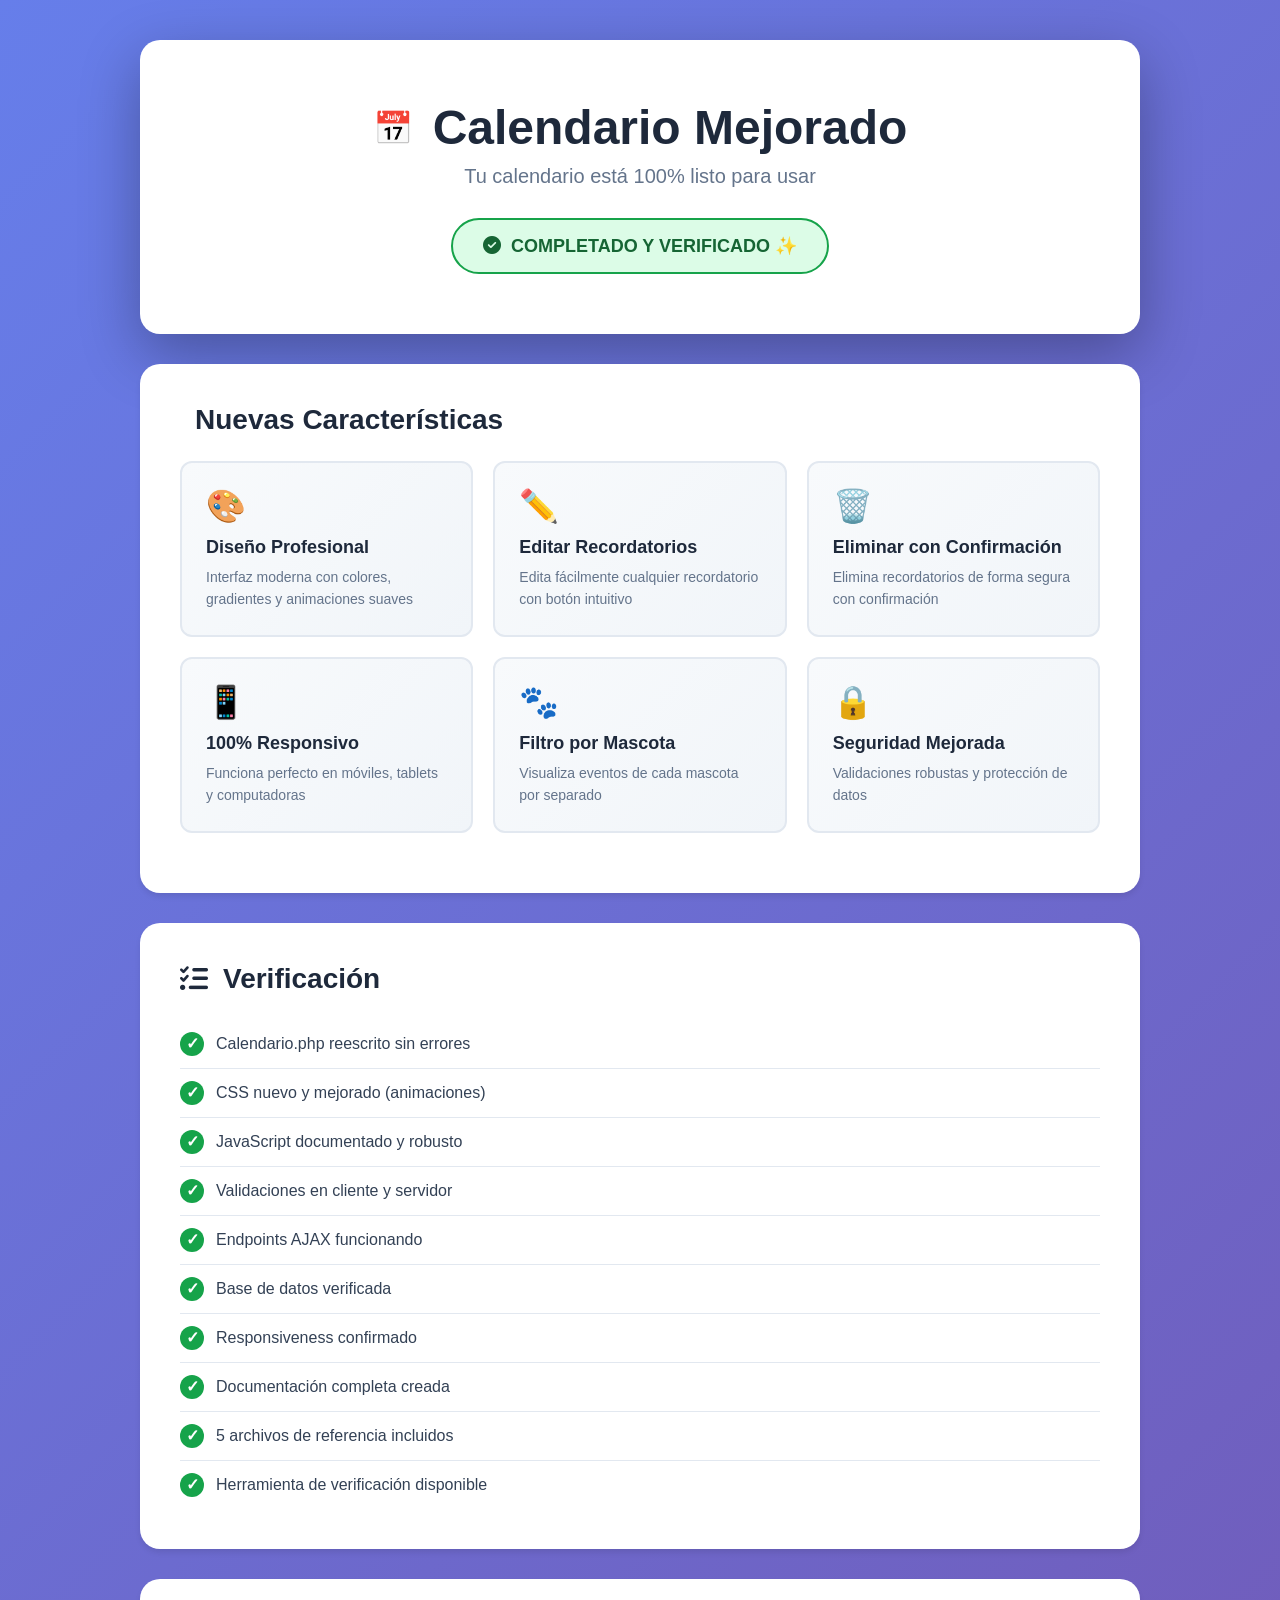
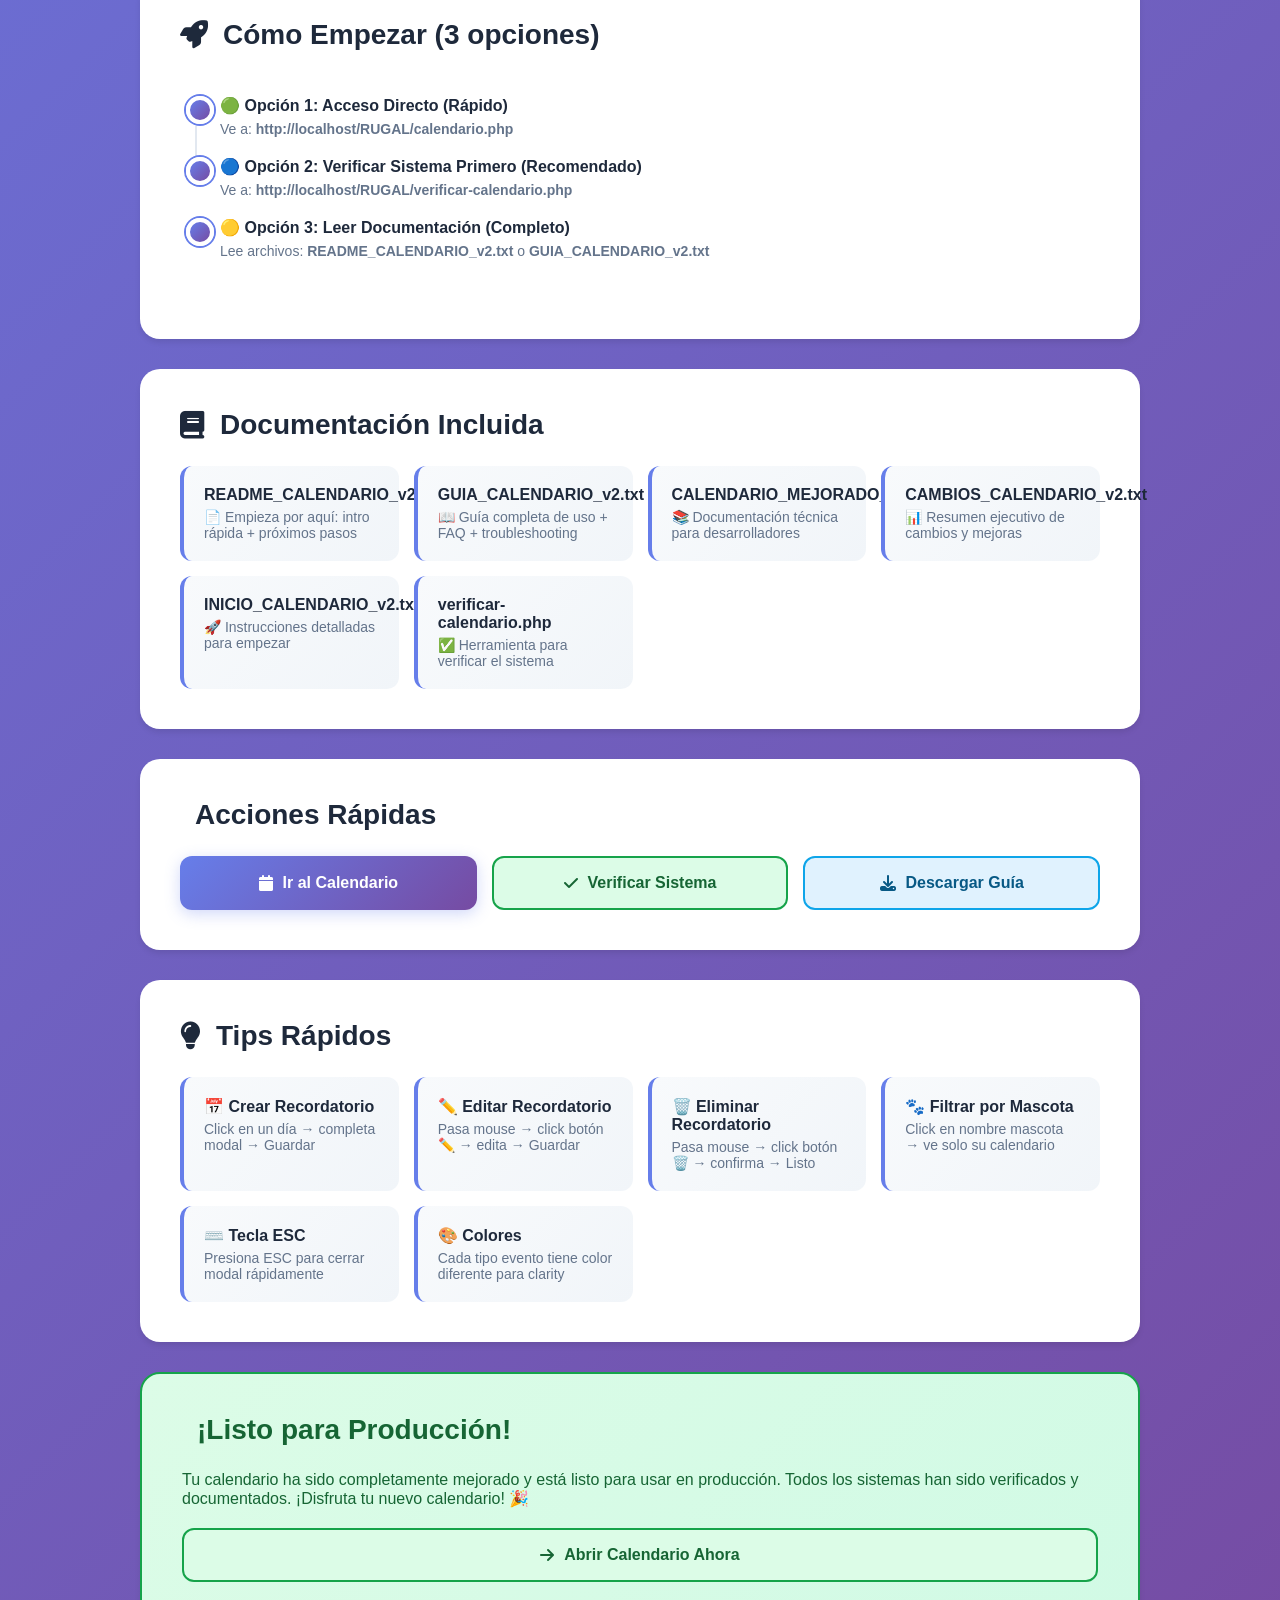
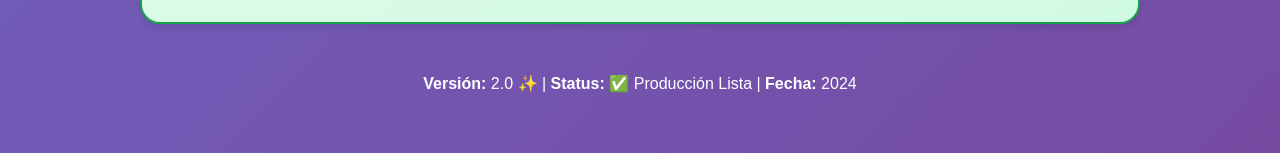
<file: calendario-v2-completado.html>
<!DOCTYPE html>
<html lang="es">
<head>
    <meta charset="UTF-8">
    <meta name="viewport" content="width=device-width, initial-scale=1.0">
    <title>Calendario v2.0 - Completado ✨</title>
    <link rel="stylesheet" href="https://cdnjs.cloudflare.com/ajax/libs/font-awesome/6.4.0/css/all.min.css">
    <style>
        * {
            margin: 0;
            padding: 0;
            box-sizing: border-box;
        }
        
        body {
            font-family: 'Segoe UI', Tahoma, Geneva, Verdana, sans-serif;
            background: linear-gradient(135deg, #667eea 0%, #764ba2 100%);
            min-height: 100vh;
            padding: 40px 20px;
        }
        
        .container {
            max-width: 1000px;
            margin: 0 auto;
        }
        
        .hero {
            background: white;
            border-radius: 20px;
            padding: 60px 40px;
            text-align: center;
            margin-bottom: 30px;
            box-shadow: 0 20px 60px rgba(0,0,0,0.3);
        }
        
        .hero h1 {
            font-size: 48px;
            color: #1e293b;
            margin-bottom: 10px;
            display: flex;
            align-items: center;
            justify-content: center;
            gap: 20px;
        }
        
        .hero p {
            font-size: 20px;
            color: #64748b;
            margin-bottom: 30px;
        }
        
        .status {
            display: inline-flex;
            align-items: center;
            gap: 10px;
            background: #dcfce7;
            color: #166534;
            padding: 15px 30px;
            border-radius: 50px;
            font-weight: 600;
            font-size: 18px;
            border: 2px solid #16a34a;
        }
        
        .section {
            background: white;
            border-radius: 20px;
            padding: 40px;
            margin-bottom: 30px;
            box-shadow: 0 4px 6px -1px rgba(0,0,0,0.1);
        }
        
        .section h2 {
            font-size: 28px;
            color: #1e293b;
            margin-bottom: 25px;
            display: flex;
            align-items: center;
            gap: 15px;
        }
        
        .grid {
            display: grid;
            grid-template-columns: repeat(auto-fit, minmax(250px, 1fr));
            gap: 20px;
            margin-bottom: 20px;
        }
        
        .card {
            background: linear-gradient(135deg, #f8fafc 0%, #f1f5f9 100%);
            border: 2px solid #e2e8f0;
            border-radius: 12px;
            padding: 24px;
            transition: all 0.3s;
            cursor: pointer;
        }
        
        .card:hover {
            transform: translateY(-5px);
            border-color: #667eea;
            box-shadow: 0 12px 24px rgba(102, 126, 234, 0.15);
        }
        
        .card-icon {
            font-size: 32px;
            margin-bottom: 12px;
            display: block;
        }
        
        .card h3 {
            color: #1e293b;
            margin-bottom: 8px;
            font-size: 18px;
        }
        
        .card p {
            color: #64748b;
            font-size: 14px;
            line-height: 1.6;
        }
        
        .checklist {
            list-style: none;
        }
        
        .checklist li {
            padding: 12px 0;
            border-bottom: 1px solid #e2e8f0;
            display: flex;
            align-items: center;
            gap: 12px;
            font-size: 16px;
            color: #334155;
        }
        
        .checklist li:last-child {
            border-bottom: none;
        }
        
        .checklist li::before {
            content: '✓';
            display: flex;
            align-items: center;
            justify-content: center;
            width: 24px;
            height: 24px;
            background: #16a34a;
            color: white;
            border-radius: 50%;
            font-weight: bold;
            flex-shrink: 0;
        }
        
        .action-buttons {
            display: grid;
            grid-template-columns: repeat(auto-fit, minmax(200px, 1fr));
            gap: 15px;
            margin-top: 20px;
        }
        
        .btn {
            padding: 16px 24px;
            border: none;
            border-radius: 12px;
            font-weight: 600;
            cursor: pointer;
            font-size: 16px;
            transition: all 0.2s;
            text-decoration: none;
            display: inline-flex;
            align-items: center;
            justify-content: center;
            gap: 10px;
        }
        
        .btn-primary {
            background: linear-gradient(135deg, #667eea 0%, #764ba2 100%);
            color: white;
            box-shadow: 0 4px 15px rgba(102, 126, 234, 0.3);
        }
        
        .btn-primary:hover {
            transform: translateY(-2px);
            box-shadow: 0 6px 20px rgba(102, 126, 234, 0.4);
        }
        
        .btn-success {
            background: #dcfce7;
            color: #166534;
            border: 2px solid #16a34a;
        }
        
        .btn-success:hover {
            background: #d1fae5;
            transform: translateY(-2px);
        }
        
        .btn-info {
            background: #e0f2fe;
            color: #075985;
            border: 2px solid #0ea5e9;
        }
        
        .btn-info:hover {
            background: #d8f0f9;
            transform: translateY(-2px);
        }
        
        .timeline {
            position: relative;
            padding: 20px 0;
        }
        
        .timeline-item {
            padding-left: 40px;
            padding-bottom: 20px;
            position: relative;
        }
        
        .timeline-item::before {
            content: '';
            position: absolute;
            left: 6px;
            top: 0;
            width: 20px;
            height: 20px;
            background: linear-gradient(135deg, #667eea 0%, #764ba2 100%);
            border-radius: 50%;
            border: 4px solid white;
            box-shadow: 0 0 0 2px #667eea;
        }
        
        .timeline-item:first-child::after {
            content: '';
            position: absolute;
            left: 15px;
            top: 30px;
            width: 2px;
            height: calc(100% - 30px);
            background: #e2e8f0;
        }
        
        .timeline-item h4 {
            color: #1e293b;
            margin-bottom: 6px;
            font-size: 16px;
        }
        
        .timeline-item p {
            color: #64748b;
            font-size: 14px;
        }
        
        .feature-grid {
            display: grid;
            grid-template-columns: repeat(auto-fit, minmax(200px, 1fr));
            gap: 15px;
        }
        
        .feature-item {
            background: linear-gradient(135deg, #f8fafc 0%, #f1f5f9 100%);
            padding: 20px;
            border-radius: 12px;
            border-left: 4px solid #667eea;
        }
        
        .feature-item strong {
            color: #1e293b;
            display: block;
            margin-bottom: 5px;
        }
        
        .feature-item p {
            color: #64748b;
            font-size: 14px;
        }
        
        .emoji {
            font-size: 32px;
        }
        
        .footer {
            text-align: center;
            color: white;
            padding: 20px;
        }
        
        @media (max-width: 768px) {
            .hero h1 {
                font-size: 32px;
            }
            
            .hero {
                padding: 40px 20px;
            }
            
            .section {
                padding: 20px;
            }
        }
    </style>
</head>
<body>
    <div class="container">
        <!-- Hero Section -->
        <div class="hero">
            <h1>
                <span class="emoji">📅</span>
                Calendario Mejorado
            </h1>
            <p>Tu calendario está 100% listo para usar</p>
            <div class="status">
                <i class="fas fa-check-circle"></i>
                COMPLETADO Y VERIFICADO ✨
            </div>
        </div>
        
        <!-- Features Section -->
        <div class="section">
            <h2>
                <i class="fas fa-sparkles"></i>
                Nuevas Características
            </h2>
            <div class="grid">
                <div class="card">
                    <span class="card-icon">🎨</span>
                    <h3>Diseño Profesional</h3>
                    <p>Interfaz moderna con colores, gradientes y animaciones suaves</p>
                </div>
                <div class="card">
                    <span class="card-icon">✏️</span>
                    <h3>Editar Recordatorios</h3>
                    <p>Edita fácilmente cualquier recordatorio con botón intuitivo</p>
                </div>
                <div class="card">
                    <span class="card-icon">🗑️</span>
                    <h3>Eliminar con Confirmación</h3>
                    <p>Elimina recordatorios de forma segura con confirmación</p>
                </div>
                <div class="card">
                    <span class="card-icon">📱</span>
                    <h3>100% Responsivo</h3>
                    <p>Funciona perfecto en móviles, tablets y computadoras</p>
                </div>
                <div class="card">
                    <span class="card-icon">🐾</span>
                    <h3>Filtro por Mascota</h3>
                    <p>Visualiza eventos de cada mascota por separado</p>
                </div>
                <div class="card">
                    <span class="card-icon">🔒</span>
                    <h3>Seguridad Mejorada</h3>
                    <p>Validaciones robustas y protección de datos</p>
                </div>
            </div>
        </div>
        
        <!-- Verificación Section -->
        <div class="section">
            <h2>
                <i class="fas fa-tasks"></i>
                Verificación
            </h2>
            <ul class="checklist">
                <li>Calendario.php reescrito sin errores</li>
                <li>CSS nuevo y mejorado (animaciones)</li>
                <li>JavaScript documentado y robusto</li>
                <li>Validaciones en cliente y servidor</li>
                <li>Endpoints AJAX funcionando</li>
                <li>Base de datos verificada</li>
                <li>Responsiveness confirmado</li>
                <li>Documentación completa creada</li>
                <li>5 archivos de referencia incluidos</li>
                <li>Herramienta de verificación disponible</li>
            </ul>
        </div>
        
        <!-- Cómo Empezar Section -->
        <div class="section">
            <h2>
                <i class="fas fa-rocket"></i>
                Cómo Empezar (3 opciones)
            </h2>
            <div class="timeline">
                <div class="timeline-item">
                    <h4>🟢 Opción 1: Acceso Directo (Rápido)</h4>
                    <p>Ve a: <strong>http://localhost/RUGAL/calendario.php</strong></p>
                </div>
                <div class="timeline-item">
                    <h4>🔵 Opción 2: Verificar Sistema Primero (Recomendado)</h4>
                    <p>Ve a: <strong>http://localhost/RUGAL/verificar-calendario.php</strong></p>
                </div>
                <div class="timeline-item">
                    <h4>🟡 Opción 3: Leer Documentación (Completo)</h4>
                    <p>Lee archivos: <strong>README_CALENDARIO_v2.txt</strong> o <strong>GUIA_CALENDARIO_v2.txt</strong></p>
                </div>
            </div>
        </div>
        
        <!-- Archivos Documentación Section -->
        <div class="section">
            <h2>
                <i class="fas fa-book"></i>
                Documentación Incluida
            </h2>
            <div class="feature-grid">
                <div class="feature-item">
                    <strong>README_CALENDARIO_v2.txt</strong>
                    <p>📄 Empieza por aquí: intro rápida + próximos pasos</p>
                </div>
                <div class="feature-item">
                    <strong>GUIA_CALENDARIO_v2.txt</strong>
                    <p>📖 Guía completa de uso + FAQ + troubleshooting</p>
                </div>
                <div class="feature-item">
                    <strong>CALENDARIO_MEJORADO_v2.md</strong>
                    <p>📚 Documentación técnica para desarrolladores</p>
                </div>
                <div class="feature-item">
                    <strong>CAMBIOS_CALENDARIO_v2.txt</strong>
                    <p>📊 Resumen ejecutivo de cambios y mejoras</p>
                </div>
                <div class="feature-item">
                    <strong>INICIO_CALENDARIO_v2.txt</strong>
                    <p>🚀 Instrucciones detalladas para empezar</p>
                </div>
                <div class="feature-item">
                    <strong>verificar-calendario.php</strong>
                    <p>✅ Herramienta para verificar el sistema</p>
                </div>
            </div>
        </div>
        
        <!-- Acciones Rápidas Section -->
        <div class="section">
            <h2>
                <i class="fas fa-flash"></i>
                Acciones Rápidas
            </h2>
            <div class="action-buttons">
                <a href="calendario.php" class="btn btn-primary">
                    <i class="fas fa-calendar"></i>
                    Ir al Calendario
                </a>
                <a href="verificar-calendario.php" class="btn btn-success">
                    <i class="fas fa-check"></i>
                    Verificar Sistema
                </a>
                <a href="GUIA_CALENDARIO_v2.txt" class="btn btn-info" download>
                    <i class="fas fa-download"></i>
                    Descargar Guía
                </a>
            </div>
        </div>
        
        <!-- Tips Section -->
        <div class="section">
            <h2>
                <i class="fas fa-lightbulb"></i>
                Tips Rápidos
            </h2>
            <div class="feature-grid">
                <div class="feature-item">
                    <strong>📅 Crear Recordatorio</strong>
                    <p>Click en un día → completa modal → Guardar</p>
                </div>
                <div class="feature-item">
                    <strong>✏️ Editar Recordatorio</strong>
                    <p>Pasa mouse → click botón ✏️ → edita → Guardar</p>
                </div>
                <div class="feature-item">
                    <strong>🗑️ Eliminar Recordatorio</strong>
                    <p>Pasa mouse → click botón 🗑️ → confirma → Listo</p>
                </div>
                <div class="feature-item">
                    <strong>🐾 Filtrar por Mascota</strong>
                    <p>Click en nombre mascota → ve solo su calendario</p>
                </div>
                <div class="feature-item">
                    <strong>⌨️ Tecla ESC</strong>
                    <p>Presiona ESC para cerrar modal rápidamente</p>
                </div>
                <div class="feature-item">
                    <strong>🎨 Colores</strong>
                    <p>Cada tipo evento tiene color diferente para clarity</p>
                </div>
            </div>
        </div>
        
        <!-- Success Message -->
        <div class="section" style="background: linear-gradient(135deg, #dcfce7 0%, #d1fae5 100%); border: 2px solid #16a34a;">
            <h2 style="color: #166534;">
                <i class="fas fa-party-horn"></i>
                ¡Listo para Producción!
            </h2>
            <p style="color: #166534; font-size: 16px; margin-bottom: 15px;">
                Tu calendario ha sido completamente mejorado y está listo para usar en producción. 
                Todos los sistemas han sido verificados y documentados. ¡Disfruta tu nuevo calendario! 🎉
            </p>
            <div class="action-buttons">
                <a href="calendario.php" class="btn btn-success">
                    <i class="fas fa-arrow-right"></i>
                    Abrir Calendario Ahora
                </a>
            </div>
        </div>
        
        <!-- Footer -->
        <div class="footer">
            <p>
                <strong>Versión:</strong> 2.0 ✨ | 
                <strong>Status:</strong> ✅ Producción Lista | 
                <strong>Fecha:</strong> 2024
            </p>
        </div>
    </div>
</body>
</html>
</file>
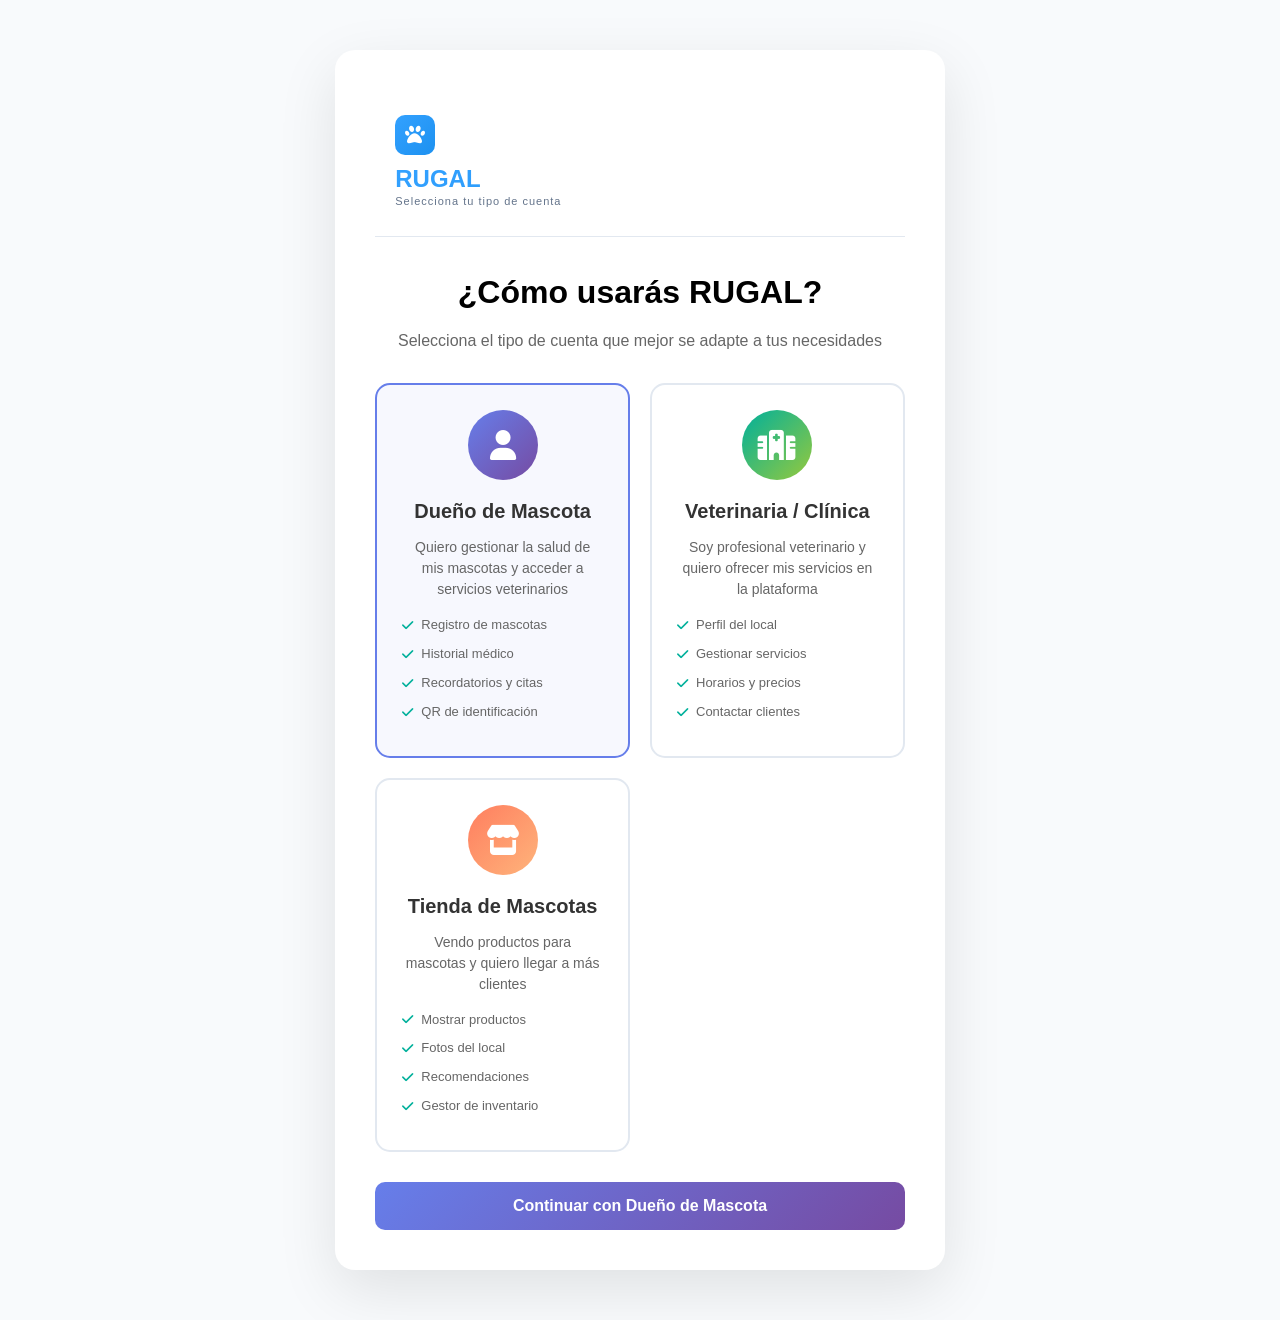
<file: registro-aliado.html>
<!DOCTYPE html>
<html lang="es">

<head>
    <meta charset="UTF-8">
    <meta name="viewport" content="width=device-width, initial-scale=1.0">
    <title>Registro Aliado - RUGAL</title>
    <link rel="stylesheet" href="styles.css">
    <link rel="stylesheet" href="https://cdnjs.cloudflare.com/ajax/libs/font-awesome/6.4.0/css/all.min.css">
    <link href="https://fonts.googleapis.com/css2?family=Inter:wght@300;400;500;600;700;800&display=swap"
        rel="stylesheet">
    <style>
        * {
            margin: 0;
            padding: 0;
            box-sizing: border-box;
            font-family: 'Inter', sans-serif;
        }

        body {
            background: linear-gradient(135deg, #667eea 0%, #764ba2 100%);
            min-height: 100vh;
            display: flex;
            align-items: flex-start;
            justify-content: center;
            padding: 30px 20px;
        }

        .auth-container {
            width: 100%;
            max-width: 640px;
        }

        .auth-card {
            background: rgba(255, 255, 255, 0.97);
            backdrop-filter: blur(10px);
            border-radius: 24px;
            padding: 40px;
            box-shadow: 0 25px 70px rgba(0, 0, 0, 0.3);
        }

        .logo {
            text-align: center;
            margin-bottom: 28px;
        }

        .logo-icon {
            width: 64px;
            height: 64px;
            background: linear-gradient(135deg, #667eea 0%, #764ba2 100%);
            border-radius: 50%;
            display: flex;
            align-items: center;
            justify-content: center;
            color: white;
            font-size: 26px;
            margin: 0 auto 12px;
        }

        .logo-text {
            font-size: 30px;
            font-weight: 800;
            background: linear-gradient(135deg, #667eea 0%, #764ba2 100%);
            -webkit-background-clip: text;
            -webkit-text-fill-color: transparent;
        }

        h1 {
            text-align: center;
            color: #222;
            margin-bottom: 6px;
            font-size: 26px;
        }

        .subtitle {
            text-align: center;
            color: #666;
            margin-bottom: 28px;
            font-size: 15px;
        }

        .role-indicator {
            display: flex;
            align-items: center;
            justify-content: center;
            gap: 10px;
            margin-bottom: 24px;
            padding: 12px 16px;
            background: rgba(102, 126, 234, 0.08);
            border-radius: 12px;
            border: 1px solid rgba(102, 126, 234, 0.2);
        }

        .role-icon {
            width: 42px;
            height: 42px;
            border-radius: 50%;
            display: flex;
            align-items: center;
            justify-content: center;
            color: white;
            font-size: 18px;
        }

        .role-icon.vet {
            background: linear-gradient(135deg, #00b09b 0%, #96c93d 100%);
        }

        .role-icon.store {
            background: linear-gradient(135deg, #ff7e5f 0%, #feb47b 100%);
        }

        /* Section headers */
        .section-title {
            font-size: 13px;
            font-weight: 700;
            text-transform: uppercase;
            letter-spacing: 0.8px;
            color: #667eea;
            padding: 18px 0 10px;
            border-bottom: 2px solid rgba(102, 126, 234, 0.15);
            margin-bottom: 18px;
            display: flex;
            align-items: center;
            gap: 8px;
        }

        .form-group {
            margin-bottom: 18px;
        }

        label {
            display: block;
            margin-bottom: 7px;
            color: #444;
            font-weight: 600;
            font-size: 14px;
        }

        .required {
            color: #ff4757;
        }

        .form-input {
            width: 100%;
            padding: 13px 16px;
            border: 2px solid #e8ecf4;
            border-radius: 12px;
            font-size: 15px;
            transition: all 0.3s;
            background: #fafbff;
            color: #333;
        }

        .form-input:focus {
            outline: none;
            border-color: #667eea;
            box-shadow: 0 0 0 3px rgba(102, 126, 234, 0.12);
            background: #fff;
        }

        .form-row {
            display: grid;
            grid-template-columns: 1fr 1fr;
            gap: 15px;
        }

        textarea.form-input {
            min-height: 90px;
            resize: vertical;
        }

        /* Photo upload area */
        .photo-upload-area {
            border: 2px dashed #c4cce8;
            border-radius: 14px;
            padding: 24px;
            text-align: center;
            cursor: pointer;
            background: #f8f9ff;
            transition: all 0.3s;
            position: relative;
        }

        .photo-upload-area:hover {
            border-color: #667eea;
            background: rgba(102, 126, 234, 0.03);
        }

        .photo-upload-area input {
            position: absolute;
            inset: 0;
            opacity: 0;
            cursor: pointer;
        }

        .photo-upload-icon {
            font-size: 32px;
            color: #667eea;
            margin-bottom: 8px;
        }

        .photo-upload-text {
            font-size: 14px;
            color: #64748b;
        }

        .photo-upload-hint {
            font-size: 12px;
            color: #94a3b8;
            margin-top: 4px;
        }

        .photo-previews {
            display: flex;
            gap: 10px;
            flex-wrap: wrap;
            margin-top: 14px;
        }

        .photo-preview-item {
            width: 90px;
            height: 90px;
            border-radius: 10px;
            overflow: hidden;
            position: relative;
            border: 2px solid #e2e8f0;
        }

        .photo-preview-item img {
            width: 100%;
            height: 100%;
            object-fit: cover;
        }

        .photo-preview-remove {
            position: absolute;
            top: 3px;
            right: 3px;
            background: rgba(239, 68, 68, 0.85);
            color: white;
            border: none;
            border-radius: 50%;
            width: 22px;
            height: 22px;
            font-size: 11px;
            cursor: pointer;
            display: flex;
            align-items: center;
            justify-content: center;
        }

        /* Maps embed */
        .maps-hint {
            font-size: 12px;
            color: #64748b;
            margin-top: 6px;
            display: flex;
            align-items: center;
            gap: 5px;
        }

        .maps-preview {
            margin-top: 10px;
            border-radius: 12px;
            overflow: hidden;
            border: 2px solid #e2e8f0;
            display: none;
        }

        .maps-preview iframe {
            width: 100%;
            height: 200px;
            border: none;
            display: block;
        }

        /* Checkbox */
        .checkbox {
            display: flex;
            align-items: flex-start;
            gap: 10px;
            margin-bottom: 10px;
        }

        .checkbox input {
            margin-top: 3px;
            width: 18px;
            height: 18px;
            accent-color: #667eea;
            flex-shrink: 0;
        }

        .btn {
            width: 100%;
            padding: 15px;
            border: none;
            border-radius: 12px;
            font-size: 16px;
            font-weight: 700;
            cursor: pointer;
            transition: all 0.3s;
        }

        .btn-primary {
            background: linear-gradient(135deg, #667eea 0%, #764ba2 100%);
            color: white;
        }

        .btn-primary:hover {
            transform: translateY(-2px);
            box-shadow: 0 12px 24px rgba(102, 126, 234, 0.35);
        }

        .btn-primary:disabled {
            opacity: 0.7;
            cursor: not-allowed;
            transform: none !important;
        }

        .error {
            color: #ff4757;
            font-size: 13px;
            margin-top: 5px;
            display: none;
        }

        .loading {
            display: none;
            text-align: center;
            margin-top: 20px;
        }

        .spinner {
            border: 3px solid rgba(102, 126, 234, 0.3);
            border-radius: 50%;
            border-top: 3px solid #667eea;
            width: 40px;
            height: 40px;
            animation: spin 1s linear infinite;
            margin: 0 auto;
        }

        @keyframes spin {
            0% {
                transform: rotate(0)
            }

            100% {
                transform: rotate(360deg)
            }
        }

        /* Success state */
        .success-panel {
            display: none;
            text-align: center;
            padding: 40px 20px;
        }

        .success-icon {
            width: 80px;
            height: 80px;
            border-radius: 50%;
            background: linear-gradient(135deg, #10b981 0%, #059669 100%);
            display: flex;
            align-items: center;
            justify-content: center;
            margin: 0 auto 20px;
            font-size: 36px;
            color: white;
            animation: popIn 0.5s ease;
        }

        @keyframes popIn {
            0% {
                transform: scale(0);
                opacity: 0;
            }

            70% {
                transform: scale(1.15);
            }

            100% {
                transform: scale(1);
                opacity: 1;
            }
        }

        .success-panel h2 {
            color: #0f172a;
            font-size: 24px;
            margin-bottom: 12px;
        }

        .success-panel p {
            color: #64748b;
            line-height: 1.6;
            max-width: 380px;
            margin: 0 auto;
        }

        .success-msg-box {
            margin-top: 20px;
            padding: 16px 20px;
            background: linear-gradient(135deg, rgba(102, 126, 234, 0.08), rgba(118, 75, 162, 0.08));
            border: 1px solid rgba(102, 126, 234, 0.2);
            border-radius: 14px;
            font-size: 14px;
            color: #334155;
        }

        .login-link {
            text-align: center;
            margin-top: 22px;
            color: #666;
            font-size: 14px;
        }

        .login-link a {
            color: #667eea;
            text-decoration: none;
            font-weight: 600;
        }

        @media (max-width: 640px) {
            .auth-card {
                padding: 28px 18px;
            }

            .form-row {
                grid-template-columns: 1fr;
            }
        }
    </style>
</head>

<body>
    <a href="index.php" style="position: absolute; top: 20px; left: 20px; color: white; text-decoration: none; display: flex; align-items: center; gap: 8px; font-weight: 500; font-size: 15px; background: rgba(0,0,0,0.2); padding: 10px 18px; border-radius: 50px; backdrop-filter: blur(5px); transition: all 0.3s; z-index: 100;" onmouseover="this.style.background='rgba(0,0,0,0.4)'" onmouseout="this.style.background='rgba(0,0,0,0.2)'">
        <i class="fas fa-arrow-left"></i> Volver al inicio
    </a>
    <div class="auth-container">
        <div class="auth-card">
            <div class="logo">
                <div class="logo-icon"><i class="fas fa-handshake"></i></div>
                <div class="logo-text">RUGAL ALIADO</div>
            </div>

            <div class="role-indicator" id="roleIndicator">
                <div class="role-icon vet" id="vetIcon" style="display:none;"><i class="fas fa-hospital"></i></div>
                <div class="role-icon store" id="storeIcon" style="display:none;"><i class="fas fa-store"></i></div>
                <div>
                    <div id="roleText" style="font-weight:700;color:#1e293b;">Registro como Aliado</div>
                    <div style="font-size:12px;color:#64748b;">Todos los campos con <span
                            style="color:#ff4757;">*</span> son obligatorios</div>
                </div>
            </div>

            <h1 id="pageTitle">Registro de Aliado</h1>
            <p class="subtitle" id="pageSubtitle">Completa la información de tu negocio</p>

            <!-- Formulario -->
            <form id="registerAliadoForm" enctype="multipart/form-data">

                <!-- SECCIÓN 1: Datos del Negocio -->
                <div class="section-title"><i class="fas fa-store-alt"></i> Datos del Negocio</div>

                <div class="form-group">
                    <label>Nombre del Local/Negocio <span class="required">*</span></label>
                    <input type="text" class="form-input" id="nombre_local" name="nombre_local" required
                        placeholder="Ej: Clínica VetCare, Tienda PetShop">
                    <div class="error" id="nombre_localError"></div>
                </div>

                <div class="form-group">
                    <label>Descripción del Negocio <span class="required">*</span></label>
                    <textarea class="form-input" id="descripcion" name="descripcion" required
                        placeholder="Describe tus servicios, especialidades, años de experiencia, etc."></textarea>
                    <div class="error" id="descripcionError"></div>
                </div>

                <!-- Campos específicos por tipo -->
                <div id="vetFields" style="display:none;">
                    <div class="form-group">
                        <label>Precio de Consulta General (COP)</label>
                        <input type="number" class="form-input" id="precio_consulta" name="precio_consulta"
                            placeholder="50000">
                    </div>
                    <div class="form-group">
                        <label>Servicios Principales</label>
                        <textarea class="form-input" id="servicios" name="servicios"
                            placeholder="Consulta general, vacunación, cirugía, urgencias, peluquería..."></textarea>
                    </div>
                </div>

                <div id="tiendaFields" style="display:none;">
                    <div class="form-group">
                        <label>Tipo de Productos Principales</label>
                        <input type="text" class="form-input" id="tipo_alimento" name="tipo_alimento"
                            placeholder="Ej: Alimento premium, juguetes, accesorios, ropa">
                    </div>
                    <div class="form-group">
                        <label>Razas Recomendadas (opcional)</label>
                        <textarea class="form-input" id="razas_recomendadas" name="razas_recomendadas"
                            placeholder="Ej: Labrador, Pastor Alemán, Bulldog Francés"></textarea>
                    </div>
                </div>

                <!-- SECCIÓN 2: Ubicación -->
                <div class="section-title"><i class="fas fa-map-marker-alt"></i> Ubicación del Local</div>

                <div class="form-group">
                    <label>Dirección del local <span class="required">*</span></label>
                    <input type="text" class="form-input" id="direccion" name="direccion" required
                        placeholder="Ej: Cra 5 # 12-34, Cali, Valle del Cauca">
                    <div class="error" id="direccionError"></div>
                </div>

                <div class="form-group">
                    <label>Link de Google Maps (opcional pero recomendado)</label>
                    <input type="url" class="form-input" id="google_maps_url" name="google_maps_url"
                        placeholder="https://maps.google.com/?q=..." oninput="previewMaps(this.value)">
                    <div class="maps-hint">
                        <i class="fas fa-info-circle" style="color:#667eea;"></i>
                        Abre Google Maps → busca tu local → copia el link desde "Compartir"
                    </div>
                    <div class="maps-preview" id="mapsPreview">
                        <iframe id="mapsIframe" src="" allowfullscreen loading="lazy"></iframe>
                    </div>
                </div>

                <!-- SECCIÓN 3: Fotos del Local -->
                <div class="section-title"><i class="fas fa-camera"></i> Fotos del Local (para verificación)</div>

                <div class="form-group">
                    <label>Sube fotos reales de tu negocio <span class="required">*</span> <span
                            style="font-weight:400;color:#94a3b8;">(mín. 1, máx. 3)</span></label>
                    <div class="photo-upload-area" onclick="document.getElementById('fotos_local').click()">
                        <input type="file" id="fotos_local" name="fotos_local[]" accept="image/*" multiple
                            style="display:none;" onchange="previewPhotos(this)">
                        <div class="photo-upload-icon"><i class="fas fa-cloud-upload-alt"></i></div>
                        <div class="photo-upload-text">Haz clic aquí para subir fotos de tu local</div>
                        <div class="photo-upload-hint">JPG, PNG o WebP — Máximo 5MB por foto</div>
                    </div>
                    <div class="photo-previews" id="photoPreviews"></div>
                    <div class="error" id="fotos_localError"></div>
                </div>

                <!-- SECCIÓN 4: Datos del Responsable -->
                <div class="section-title"><i class="fas fa-user-tie"></i> Datos del Responsable</div>

                <div class="form-group">
                    <label>Nombre del Responsable <span class="required">*</span></label>
                    <input type="text" class="form-input" id="nombre" name="nombre" required
                        placeholder="Tu nombre completo">
                    <div class="error" id="nombreError"></div>
                </div>

                <div class="form-row">
                    <div class="form-group">
                        <label>Email <span class="required">*</span></label>
                        <input type="email" class="form-input" id="email" name="email" required
                            placeholder="correo@negocio.com">
                        <div class="error" id="emailError"></div>
                    </div>
                    <div class="form-group">
                        <label>Teléfono <span class="required">*</span></label>
                        <input type="tel" class="form-input" id="telefono" name="telefono" required
                            placeholder="3001234567">
                        <div class="error" id="telefonoError"></div>
                    </div>
                </div>

                <!-- SECCIÓN 5: Contraseña -->
                <div class="section-title"><i class="fas fa-lock"></i> Acceso a la cuenta</div>

                <div class="form-row">
                    <div class="form-group">
                        <label>Contraseña <span class="required">*</span></label>
                        <input type="password" class="form-input" id="password" name="password" required minlength="8"
                            placeholder="Mínimo 8 caracteres">
                        <div class="error" id="passwordError"></div>
                    </div>
                    <div class="form-group">
                        <label>Confirmar Contraseña <span class="required">*</span></label>
                        <input type="password" class="form-input" id="confirmPassword" name="confirmPassword" required
                            placeholder="Repite la contraseña">
                        <div class="error" id="confirmPasswordError"></div>
                    </div>
                </div>

                <!-- Términos -->
                <div class="form-group" style="margin-top:10px;">
                    <div class="checkbox">
                        <input type="checkbox" id="terms" name="terms" required>
                        <label for="terms" style="margin:0;font-weight:500;">Acepto los <a href="#"
                                style="color:#667eea;">términos y condiciones</a> para aliados RUGAL</label>
                    </div>
                    <div class="error" id="termsError"></div>
                    <div class="checkbox">
                        <input type="checkbox" id="newsletter" name="newsletter" checked>
                        <label for="newsletter" style="margin:0;font-weight:500;">Quiero recibir novedades y
                            oportunidades de negocio</label>
                    </div>
                </div>

                <input type="hidden" id="rol" name="rol" value="">

                <button type="submit" class="btn btn-primary" id="submitBtn">
                    <i class="fas fa-paper-plane"></i> Enviar Solicitud de Registro
                </button>

                <div class="loading" id="loading">
                    <div class="spinner"></div>
                    <p style="margin-top:12px;color:#64748b;">Enviando solicitud...</p>
                </div>
            </form>

            <!-- Panel de éxito (se muestra luego del submit exitoso) -->
            <div class="success-panel" id="successPanel">
                <div class="success-icon"><i class="fas fa-check"></i></div>
                <h2>¡Solicitud Enviada!</h2>
                <p>Tu registro fue recibido correctamente. El equipo de <strong>RUGAL</strong> revisará la información y
                    verificará tu negocio.</p>
                <div class="success-msg-box">
                    <i class="fas fa-clock" style="color:#667eea;"></i>
                    <strong>¿Qué sigue?</strong><br><br>
                    Un administrador de RUGAL verificará tus datos y fotos para activar tu cuenta. Recibirás una
                    notificación o correo cuando tu perfil esté activo en la plataforma.
                </div>
                <p style="margin-top:18px;">Mientras tanto puedes intentar iniciar sesión — si no hay acceso aún,
                    significa que la verificación está pendiente.</p>
                <a href="login.php"
                    style="display:inline-block;margin-top:20px;padding:12px 28px;background:linear-gradient(135deg,#667eea,#764ba2);color:white;border-radius:12px;text-decoration:none;font-weight:700;">
                    <i class="fas fa-sign-in-alt"></i> Ir al Login
                </a>
            </div>

            <div class="login-link">
                ¿Ya tienes una cuenta? <a href="login.html">Iniciar Sesión</a>
            </div>
        </div>
    </div>

    <script>
        // Obtener tipo de aliado desde URL
        const urlParams = new URLSearchParams(window.location.search);
        const tipoAliado = urlParams.get('tipo');
        const rolInput = document.getElementById('rol');

        if (tipoAliado === 'veterinaria') {
            document.getElementById('vetIcon').style.display = 'flex';
            document.getElementById('pageTitle').textContent = 'Registro de Veterinaria';
            document.getElementById('pageSubtitle').textContent = 'Únete a la red de veterinarias de RUGAL';
            document.getElementById('roleText').textContent = 'Registro como Veterinaria 🏥';
            document.getElementById('vetFields').style.display = 'block';
            rolInput.value = 'veterinaria';
        } else if (tipoAliado === 'tienda') {
            document.getElementById('storeIcon').style.display = 'flex';
            document.getElementById('pageTitle').textContent = 'Registro de Tienda';
            document.getElementById('pageSubtitle').textContent = 'Únete a la red de tiendas de RUGAL';
            document.getElementById('roleText').textContent = 'Registro como Tienda 🛍️';
            document.getElementById('tiendaFields').style.display = 'block';
            rolInput.value = 'tienda';
        } else {
            window.location.href = 'registro-rol.html';
        }

        // Preview fotos
        const selectedFiles = [];
        function previewPhotos(input) {
            const previews = document.getElementById('photoPreviews');
            previews.innerHTML = '';
            const files = Array.from(input.files).slice(0, 3);
            files.forEach((file, idx) => {
                const reader = new FileReader();
                reader.onload = (e) => {
                    const item = document.createElement('div');
                    item.className = 'photo-preview-item';
                    item.innerHTML = `<img src="${e.target.result}" alt="Foto ${idx + 1}">
                        <button class="photo-preview-remove" type="button" onclick="removePhoto(${idx})">
                            <i class="fas fa-times"></i>
                        </button>`;
                    previews.appendChild(item);
                };
                reader.readAsDataURL(file);
            });
        }

        function removePhoto(idx) {
            const input = document.getElementById('fotos_local');
            const dt = new DataTransfer();
            Array.from(input.files).forEach((f, i) => { if (i !== idx) dt.items.add(f); });
            input.files = dt.files;
            previewPhotos(input);
        }

        // Preview Google Maps
        function previewMaps(url) {
            const preview = document.getElementById('mapsPreview');
            const iframe = document.getElementById('mapsIframe');
            if (url && url.includes('maps')) {
                // Try to create an embed URL
                let embedUrl = url.replace('/maps/place/', '/maps/embed/v1/place?key=AIzaSyBFw0Qbyqfzpu_J3Bk0VJsJ7-v9V4ELe0&q=');
                iframe.src = embedUrl;
                preview.style.display = 'block';
            } else {
                preview.style.display = 'none';
            }
        }

        // Validación
        function validateForm() {
            let isValid = true;
            document.querySelectorAll('.error').forEach(e => e.style.display = 'none');

            const required = ['nombre_local', 'descripcion', 'nombre', 'email', 'telefono', 'password', 'confirmPassword', 'direccion'];
            required.forEach(field => {
                const el = document.getElementById(field);
                const err = document.getElementById(field + 'Error');
                if (!el.value.trim()) {
                    if (err) { err.textContent = 'Este campo es requerido'; err.style.display = 'block'; }
                    isValid = false;
                }
            });

            const email = document.getElementById('email').value;
            if (email && !/^[^\s@]+@[^\s@]+\.[^\s@]+$/.test(email)) {
                document.getElementById('emailError').textContent = 'Email no válido';
                document.getElementById('emailError').style.display = 'block';
                isValid = false;
            }

            const password = document.getElementById('password').value;
            if (password && password.length < 8) {
                document.getElementById('passwordError').textContent = 'Mínimo 8 caracteres';
                document.getElementById('passwordError').style.display = 'block';
                isValid = false;
            }

            if (password !== document.getElementById('confirmPassword').value) {
                document.getElementById('confirmPasswordError').textContent = 'Las contraseñas no coinciden';
                document.getElementById('confirmPasswordError').style.display = 'block';
                isValid = false;
            }

            if (!document.getElementById('terms').checked) {
                document.getElementById('termsError').textContent = 'Debes aceptar los términos';
                document.getElementById('termsError').style.display = 'block';
                isValid = false;
            }

            const fotos = document.getElementById('fotos_local').files;
            if (fotos.length === 0) {
                document.getElementById('fotos_localError').textContent = 'Por favor sube al menos 1 foto de tu local';
                document.getElementById('fotos_localError').style.display = 'block';
                isValid = false;
            }

            return isValid;
        }

        document.getElementById('registerAliadoForm').addEventListener('submit', async function (e) {
            e.preventDefault();
            if (!validateForm()) return;

            const submitBtn = document.getElementById('submitBtn');
            const loading = document.getElementById('loading');
            submitBtn.disabled = true;
            submitBtn.innerHTML = '<i class="fas fa-spinner fa-spin"></i> Procesando...';
            loading.style.display = 'block';

            const formData = new FormData(this);

            try {
                const response = await fetch('proceso-registro.php', { method: 'POST', body: formData });
                const data = await response.json();

                submitBtn.disabled = false;
                submitBtn.innerHTML = '<i class="fas fa-paper-plane"></i> Enviar Solicitud de Registro';
                loading.style.display = 'none';

                if (data.success) {
                    // Mostrar panel de éxito en lugar de redirigir
                    document.getElementById('registerAliadoForm').style.display = 'none';
                    document.getElementById('successPanel').style.display = 'block';
                } else {
                    if (data.errors) {
                        for (const [field, message] of Object.entries(data.errors)) {
                            const err = document.getElementById(field + 'Error');
                            if (err) { err.textContent = message; err.style.display = 'block'; }
                        }
                    }
                    alert(data.message || 'Error en el registro');
                }
            } catch (error) {
                submitBtn.disabled = false;
                submitBtn.innerHTML = '<i class="fas fa-paper-plane"></i> Enviar Solicitud de Registro';
                loading.style.display = 'none';
                alert('Error de conexión. Intenta nuevamente.');
            }
        });
    </script>
</body>

</html>
</file>
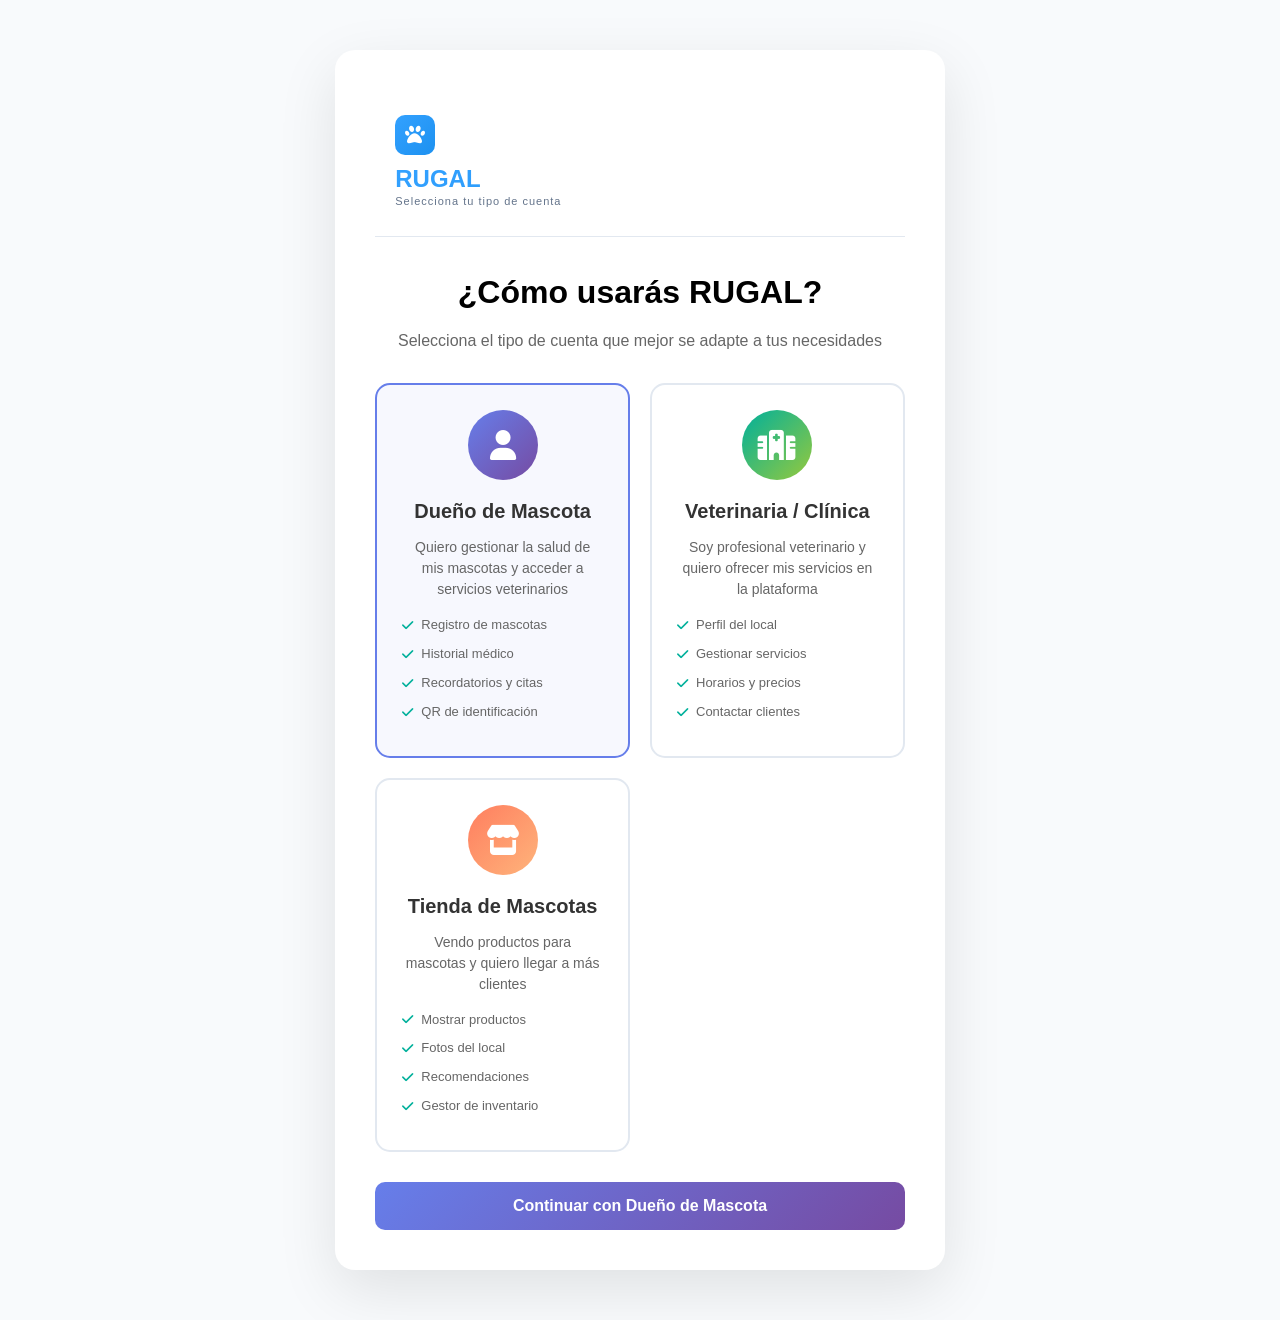
<file: registro-rol.html>
<!DOCTYPE html>
<html lang="es">

<head>
    <meta charset="UTF-8">
    <meta name="viewport" content="width=device-width, initial-scale=1.0">
    <title>Selecciona tu Rol - RUGAL</title>
    <link rel="stylesheet" href="dashboard.css">
    <link rel="stylesheet" href="https://cdnjs.cloudflare.com/ajax/libs/font-awesome/6.4.0/css/all.min.css">
    <style>
        .role-selection {
            max-width: 800px;
            margin: 50px auto;
            padding: 40px;
            background: white;
            border-radius: 20px;
            box-shadow: 0 20px 60px rgba(0, 0, 0, 0.1);
        }

        .role-options {
            display: grid;
            grid-template-columns: repeat(auto-fit, minmax(250px, 1fr));
            gap: 20px;
            margin-top: 30px;
        }

        .role-card {
            border: 2px solid #e2e8f0;
            border-radius: 15px;
            padding: 25px;
            text-align: center;
            cursor: pointer;
            transition: all 0.3s;
        }

        .role-card:hover {
            transform: translateY(-5px);
            border-color: #667eea;
            box-shadow: 0 10px 30px rgba(102, 126, 234, 0.2);
        }

        .role-card.selected {
            border-color: #667eea;
            background: rgba(102, 126, 234, 0.05);
        }

        .role-icon {
            width: 70px;
            height: 70px;
            border-radius: 50%;
            margin: 0 auto 15px;
            display: flex;
            align-items: center;
            justify-content: center;
            font-size: 30px;
            color: white;
        }

        .role-icon.user {
            background: linear-gradient(135deg, #667eea 0%, #764ba2 100%);
        }

        .role-icon.vet {
            background: linear-gradient(135deg, #00b09b 0%, #96c93d 100%);
        }

        .role-icon.store {
            background: linear-gradient(135deg, #ff7e5f 0%, #feb47b 100%);
        }

        .role-title {
            font-size: 20px;
            font-weight: 600;
            margin-bottom: 10px;
            color: #333;
        }

        .role-desc {
            color: #666;
            font-size: 14px;
            line-height: 1.5;
            margin-bottom: 15px;
        }

        .role-features {
            text-align: left;
            margin-top: 15px;
        }

        .feature-item {
            display: flex;
            align-items: center;
            gap: 8px;
            font-size: 13px;
            color: #666;
            margin-bottom: 8px;
        }

        .continue-btn {
            width: 100%;
            padding: 15px;
            background: linear-gradient(135deg, #667eea 0%, #764ba2 100%);
            color: white;
            border: none;
            border-radius: 10px;
            font-size: 16px;
            font-weight: 600;
            cursor: pointer;
            margin-top: 30px;
            transition: all 0.3s;
        }

        .continue-btn:hover:not(:disabled) {
            transform: translateY(-2px);
            box-shadow: 0 10px 30px rgba(102, 126, 234, 0.3);
        }

        .continue-btn:disabled {
            opacity: 0.5;
            cursor: not-allowed;
        }
    </style>
</head>

<body>
    <div class="role-selection">
        <div class="logo" style="margin-bottom: 30px;">
            <div class="logo-icon">
                <i class="fas fa-paw"></i>
            </div>
            <div class="logo-text">RUGAL</div>
            <div class="logo-subtitle">Selecciona tu tipo de cuenta</div>
        </div>

        <h1 style="text-align: center; margin-bottom: 10px;">¿Cómo usarás RUGAL?</h1>
        <p style="text-align: center; color: #666; margin-bottom: 30px;">
            Selecciona el tipo de cuenta que mejor se adapte a tus necesidades
        </p>

        <div class="role-options">
            <!-- Usuario Normal -->
            <div class="role-card selected" data-role="usuario">
                <div class="role-icon user">
                    <i class="fas fa-user"></i>
                </div>
                <div class="role-title">Dueño de Mascota</div>
                <div class="role-desc">
                    Quiero gestionar la salud de mis mascotas y acceder a servicios veterinarios
                </div>
                <div class="role-features">
                    <div class="feature-item">
                        <i class="fas fa-check" style="color: #00b09b;"></i>
                        <span>Registro de mascotas</span>
                    </div>
                    <div class="feature-item">
                        <i class="fas fa-check" style="color: #00b09b;"></i>
                        <span>Historial médico</span>
                    </div>
                    <div class="feature-item">
                        <i class="fas fa-check" style="color: #00b09b;"></i>
                        <span>Recordatorios y citas</span>
                    </div>
                    <div class="feature-item">
                        <i class="fas fa-check" style="color: #00b09b;"></i>
                        <span>QR de identificación</span>
                    </div>
                </div>
            </div>

            <!-- Veterinaria -->
            <div class="role-card" data-role="veterinaria">
                <div class="role-icon vet">
                    <i class="fas fa-hospital"></i>
                </div>
                <div class="role-title">Veterinaria / Clínica</div>
                <div class="role-desc">
                    Soy profesional veterinario y quiero ofrecer mis servicios en la plataforma
                </div>
                <div class="role-features">
                    <div class="feature-item">
                        <i class="fas fa-check" style="color: #00b09b;"></i>
                        <span>Perfil del local</span>
                    </div>
                    <div class="feature-item">
                        <i class="fas fa-check" style="color: #00b09b;"></i>
                        <span>Gestionar servicios</span>
                    </div>
                    <div class="feature-item">
                        <i class="fas fa-check" style="color: #00b09b;"></i>
                        <span>Horarios y precios</span>
                    </div>
                    <div class="feature-item">
                        <i class="fas fa-check" style="color: #00b09b;"></i>
                        <span>Contactar clientes</span>
                    </div>
                </div>
            </div>

            <!-- Tienda -->
            <div class="role-card" data-role="tienda">
                <div class="role-icon store">
                    <i class="fas fa-store"></i>
                </div>
                <div class="role-title">Tienda de Mascotas</div>
                <div class="role-desc">
                    Vendo productos para mascotas y quiero llegar a más clientes
                </div>
                <div class="role-features">
                    <div class="feature-item">
                        <i class="fas fa-check" style="color: #00b09b;"></i>
                        <span>Mostrar productos</span>
                    </div>
                    <div class="feature-item">
                        <i class="fas fa-check" style="color: #00b09b;"></i>
                        <span>Fotos del local</span>
                    </div>
                    <div class="feature-item">
                        <i class="fas fa-check" style="color: #00b09b;"></i>
                        <span>Recomendaciones</span>
                    </div>
                    <div class="feature-item">
                        <i class="fas fa-check" style="color: #00b09b;"></i>
                        <span>Gestor de inventario</span>
                    </div>
                </div>
            </div>
        </div>

        <form id="roleForm" action="proceso-registro.php" method="GET">
            <input type="hidden" id="selectedRole" name="rol" value="usuario">
            <button type="submit" class="continue-btn" id="continueBtn">
                Continuar con Dueño de Mascota
            </button>
        </form>
    </div>

    <script>
        // Selección de rol
        const roleCards = document.querySelectorAll('.role-card');
        const roleInput = document.getElementById('selectedRole');
        const continueBtn = document.getElementById('continueBtn');

        const roleNames = {
            'usuario': 'Dueño de Mascota',
            'veterinaria': 'Veterinaria/Clínica',
            'tienda': 'Tienda de Mascotas'
        };

        roleCards.forEach(card => {
            card.addEventListener('click', function () {
                // Remover selección anterior
                roleCards.forEach(c => c.classList.remove('selected'));

                // Agregar selección actual
                this.classList.add('selected');

                // Actualizar input hidden
                const selectedRole = this.dataset.role;
                roleInput.value = selectedRole;

                // Actualizar texto del botón
                continueBtn.textContent = `Continuar con ${roleNames[selectedRole]}`;
            });
        });

        // Manejar el envío del formulario manualmente para evitar problemas de redirección
        document.getElementById('roleForm').addEventListener('submit', function (e) {
            e.preventDefault(); // Prevenir el envío normal del formulario

            const role = roleInput.value;

            // Usar un pequeño timeout para asegurar que el navegador procese el preventDefault
            setTimeout(function () {
                if (role === 'usuario') {
                    window.location.href = 'registro.html';
                } else {
                    // Para veterinaria y tienda, redirigir pasando el parámetro 'tipo'
                    window.location.href = 'registro-aliado.html?tipo=' + role;
                }
            }, 100);
        });

        console.log('✅ Selección de roles cargada');
    </script>
</body>

</html>
</file>
<file: styles.css>
/* ===========================================
   RUGAL - Asistente Veterinario IA
   Styles.css - Versión 7.0 - Totalmente Reorganizado
   =========================================== */

/* ===== RESET Y CONFIGURACIÓN ===== */
* {
    margin: 0;
    padding: 0;
    box-sizing: border-box;
}

html,
body {
    overflow-x: hidden;
    width: 100%;
    margin: 0;
    padding: 0;
}

:root {
    /* Paleta de colores - Purple & White Theme */
    --primary-color: #7c3aed;
    /* Vibrant Purple */
    --primary-dark: #6d28d9;
    --primary-light: #a78bfa;
    --primary-soft: #ddd6fe;

    --secondary-color: #8b5cf6;
    --accent-color: #c084fc;
    --success-color: #10b981;
    --warning-color: #f59e0b;
    --danger-color: #ef4444;
    --premium: #FDB931;

    /* Fondos Claros y Limpios */
    --bg-dark: #ffffff;
    --bg-medium: #f8fafc;
    --bg-light: #f1f5f9;
    --bg-lighter: #e2e8f0;

    /* Textos con alto contraste para fondo claro */
    --text-white: #ffffff;
    --text-light: #1e293b;
    /* Dark text for light bg */
    --text-gray: #475569;
    --text-muted: #64748b;

    /* Componentes */
    --bg-card: #ffffff;
    --bg-input: #f8fafc;
    --border-color: #e2e8f0;

    /* Sombras suaves */
    --shadow-sm: 0 1px 2px rgba(124, 58, 237, 0.05);
    --shadow-md: 0 4px 6px rgba(124, 58, 237, 0.1);
    --shadow-lg: 0 10px 15px rgba(124, 58, 237, 0.1);
    --shadow-xl: 0 20px 25px rgba(124, 58, 237, 0.1);

    /* Gradientes */
    --gradient-primary: linear-gradient(135deg, #7c3aed, #a855f7);
    --gradient-secondary: linear-gradient(135deg, #8b5cf6, #c084fc);
    --gradient-dark: linear-gradient(135deg, #6d28d9, #4c1d95);

    /* Bordes */
    --radius-sm: 8px;
    --radius-md: 12px;
    --radius-lg: 16px;
    --radius-xl: 24px;
    --radius-full: 50px;
    /* Transiciones */
    --transition-fast: 0.2s ease;
    --transition-normal: 0.3s ease;
    --transition-slow: 0.5s ease;
}


/* ===== BASE ESTILOS ===== */
html {
    scroll-behavior: smooth;
    font-size: 16px;
}

body {
    font-family: 'Inter', -apple-system, BlinkMacSystemFont, 'Segoe UI', Roboto, sans-serif;
    color: var(--text-light);
    background: var(--bg-dark);
    line-height: 1.6;
    overflow-x: hidden;
    min-height: 100vh;
    -webkit-font-smoothing: antialiased;
    -moz-osx-font-smoothing: grayscale;
}

/* Fondo sutil */
body::before {
    content: '';
    position: fixed;
    top: 0;
    left: 0;
    width: 100%;
    height: 100%;
    background:
        radial-gradient(circle at 10% 20%, rgba(37, 99, 235, 0.05) 0%, transparent 40%),
        radial-gradient(circle at 90% 80%, rgba(13, 148, 136, 0.03) 0%, transparent 40%);
    z-index: -1;
    pointer-events: none;
}

/* ===== UTILIDADES ===== */
.container {
    width: 100%;
    max-width: 1200px;
    margin: 0 auto;
    padding: 0 1.5rem;
}

.text-gradient {
    background: var(--gradient-primary);
    -webkit-background-clip: text;
    -webkit-text-fill-color: transparent;
    background-clip: text;
    font-weight: 600;
}

/* ===== NAVBAR REORGANIZADA ===== */
.navbar {
    position: fixed;
    top: 0;
    left: 0;
    width: 100%;
    z-index: 1000;
    padding: 1rem 0;
    background: rgba(15, 23, 42, 0.95);
    backdrop-filter: blur(10px);
    border-bottom: 1px solid var(--border-color);
}

.navbar-content {
    display: flex;
    align-items: center;
    justify-content: space-between;
}

.navbar-brand {
    display: flex;
    align-items: center;
    gap: 0.75rem;
    text-decoration: none;
    font-size: 1.5rem;
    font-weight: 700;
    color: var(--text-white);
}

.navbar-logo {
    width: 40px;
    height: 40px;
    background: var(--gradient-primary);
    border-radius: var(--radius-md);
    display: flex;
    align-items: center;
    justify-content: center;
    color: var(--text-white);
    font-size: 1.25rem;
}

.navbar-menu {
    display: flex;
    align-items: center;
    gap: 2rem;
}

.navbar-link {
    color: var(--text-gray);
    text-decoration: none;
    font-weight: 500;
    font-size: 0.95rem;
    padding: 0.5rem 0;
    position: relative;
    transition: color var(--transition-fast);
}

.navbar-link::after {
    content: '';
    position: absolute;
    bottom: 0;
    left: 0;
    width: 0;
    height: 2px;
    background: var(--primary-color);
    transition: width var(--transition-normal);
}

.navbar-link:hover {
    color: var(--text-white);
}

.navbar-link:hover::after {
    width: 100%;
}

.navbar-link.active {
    color: var(--text-white);
}

.navbar-link.active::after {
    width: 100%;
}

.navbar-mobile-toggle {
    display: none;
    background: none;
    border: none;
    color: var(--text-white);
    font-size: 1.5rem;
    cursor: pointer;
}

/* ===== HERO SECTION REORGANIZADA ===== */
.hero-section {
    padding: 8rem 0 4rem;
    position: relative;
    min-height: 100vh;
    display: flex;
    align-items: center;
}

.hero-section .container {
    display: grid;
    grid-template-columns: 1fr 1fr;
    gap: 4rem;
    align-items: center;
}

.hero-content {
    max-width: 600px;
}

.tag {
    display: inline-block;
    background: rgba(37, 99, 235, 0.1);
    color: var(--primary-soft);
    padding: 0.5rem 1rem;
    border-radius: var(--radius-full);
    font-size: 0.875rem;
    font-weight: 500;
    margin-bottom: 1.5rem;
}

.hero-title {
    font-size: 3.5rem;
    font-weight: 700;
    line-height: 1.1;
    margin-bottom: 1.5rem;
    color: var(--text-white);
}

.hero-subtitle {
    font-size: 1.25rem;
    color: var(--text-gray);
    line-height: 1.6;
    margin-bottom: 2rem;
}

.hero-stats {
    display: grid;
    grid-template-columns: repeat(3, 1fr);
    gap: 1.5rem;
    margin: 2.5rem 0;
}

.stat-card {
    background: var(--bg-card);
    border: 1px solid var(--border-color);
    border-radius: var(--radius-lg);
    padding: 1.5rem;
    text-align: center;
    transition: all var(--transition-normal);
}

.stat-card:hover {
    transform: translateY(-4px);
    border-color: var(--primary-color);
    box-shadow: var(--shadow-md);
}

.stat-number {
    font-size: 2.5rem;
    font-weight: 700;
    color: var(--primary-color);
    display: block;
    margin-bottom: 0.5rem;
}

.stat-label {
    color: var(--text-gray);
    font-size: 0.95rem;
    font-weight: 500;
}

.hero-cta {
    display: flex;
    gap: 1rem;
    margin-top: 2rem;
}

/* Dashboard Preview */
.dashboard-preview {
    background: var(--bg-card);
    border: 1px solid var(--border-color);
    border-radius: var(--radius-xl);
    padding: 2rem;
    position: relative;
    overflow: hidden;
}

.dashboard-preview::before {
    content: '';
    position: absolute;
    top: 0;
    left: 0;
    right: 0;
    height: 4px;
    background: var(--gradient-primary);
}

.dashboard-header {
    display: flex;
    justify-content: space-between;
    align-items: center;
    margin-bottom: 2rem;
}

.dashboard-pet {
    display: flex;
    align-items: center;
    gap: 1rem;
}

.pet-avatar {
    width: 60px;
    height: 60px;
    background: var(--gradient-primary);
    border-radius: var(--radius-lg);
    display: flex;
    align-items: center;
    justify-content: center;
    color: var(--text-white);
    font-size: 1.5rem;
}

.pet-info h3 {
    font-size: 1.5rem;
    color: var(--text-white);
    margin-bottom: 0.25rem;
}

.pet-info p {
    color: var(--text-gray);
    font-size: 0.95rem;
    margin: 0;
}

.pet-status {
    width: 12px;
    height: 12px;
    background: var(--success-color);
    border-radius: 50%;
    animation: pulse 2s infinite;
}

@keyframes pulse {

    0%,
    100% {
        opacity: 1;
    }

    50% {
        opacity: 0.5;
    }
}

.dashboard-stats {
    display: grid;
    grid-template-columns: 1fr 1fr;
    gap: 1rem;
    margin-bottom: 1.5rem;
}

.stat {
    background: rgba(255, 255, 255, 0.05);
    border-radius: var(--radius-md);
    padding: 1rem;
    display: flex;
    align-items: center;
    gap: 1rem;
}

.stat-icon {
    width: 40px;
    height: 40px;
    background: var(--primary-color);
    border-radius: var(--radius-md);
    display: flex;
    align-items: center;
    justify-content: center;
    color: var(--text-white);
}

.stat-content .stat-value {
    font-size: 1.25rem;
    font-weight: 600;
    color: var(--text-white);
    display: block;
}

.stat-content .stat-label {
    font-size: 0.875rem;
    color: var(--text-gray);
    margin: 0;
}

.dashboard-alert {
    background: rgba(245, 158, 11, 0.1);
    border-left: 4px solid var(--warning-color);
    border-radius: var(--radius-md);
    padding: 1rem;
    margin-bottom: 1.5rem;
    display: flex;
    align-items: center;
    gap: 1rem;
}

.dashboard-alert i {
    color: var(--warning-color);
}

.alert-content {
    color: var(--text-gray);
    font-size: 0.95rem;
}

.dashboard-ai {
    background: rgba(37, 99, 235, 0.1);
    border: 1px solid rgba(37, 99, 235, 0.2);
    border-radius: var(--radius-md);
    padding: 1.5rem;
}

.ai-header {
    display: flex;
    align-items: center;
    gap: 0.75rem;
    margin-bottom: 0.75rem;
    color: var(--primary-color);
}

.dashboard-ai p {
    color: var(--text-gray);
    margin: 0;
    line-height: 1.6;
}

/* ===== BOTONES INTERACTIVOS ===== */
.btn {
    background-color: #ffffff;
    display: inline-flex;
    align-items: center;
    justify-content: center;
    gap: 0.5rem;
    padding: 0.875rem 1.75rem;
    border-radius: var(--radius-md);
    font-weight: 600;
    font-size: 1rem;
    text-decoration: none;
    border: none;
    cursor: pointer;
    transition: all var(--transition-normal);
    position: relative;
    overflow: hidden;
}

.btn::before {
    content: '';
    position: absolute;
    top: 0;
    left: -100%;
    width: 100%;
    height: 100%;
    background: linear-gradient(90deg, transparent, rgba(255, 255, 255, 0.1), transparent);
    transition: left 0.6s;
}

.btn:hover::before {
    left: 100%;
}

.btn-primary {
    background: var(--gradient-primary);
    color: var(--text-white);
}

.btn-primary:hover {
    transform: translateY(-2px);
    box-shadow: 0 8px 20px rgba(37, 99, 235, 0.3);
}

.btn-glass {
    background: rgb(37, 37, 37);
    backdrop-filter: blur(10px);
    border: 1px solid rgba(255, 255, 255, 0.2);
    color: var(--text-white);
}

.btn-glass:hover {
    background: rgba(80, 78, 83, 0.658);
    border-color: var(--primary-color);
}

.btn-xl {
    padding: 1.125rem 2.25rem;
    font-size: 1.125rem;
}

/* ===== SECCIONES GENERALES ===== */
.section {
    padding: 6rem 0;
}

.section-header {
    text-align: center;
    max-width: 800px;
    margin: 0 auto 4rem;
}

.section-title {
    font-size: 2.75rem;
    font-weight: 700;
    color: var(--text-white);
    margin-bottom: 1rem;
    position: relative;
    display: inline-block;
}

.section-title::after {
    content: '';
    position: absolute;
    bottom: -10px;
    left: 50%;
    transform: translateX(-50%);
    width: 60px;
    height: 4px;
    background: var(--gradient-primary);
    border-radius: 2px;
}

.section-subtitle {
    font-size: 1.25rem;
    color: var(--text-gray);
    line-height: 1.6;
}

/* ===== QUIENES SOMOS REORGANIZADO ===== */
.about-content {
    display: grid;
    grid-template-columns: 1fr 1fr;
    gap: 4rem;
    align-items: center;
}

.about-text {
    max-width: 600px;
}

.feature-list {
    list-style: none;
    margin-top: 1.5rem;
}

.feature-list li {
    display: flex;
    align-items: flex-start;
    gap: 1rem;
    margin-bottom: 1rem;
    color: var(--text-gray);
}

.feature-list i {
    color: var(--primary-color);
    margin-top: 0.25rem;
}

/* ===== CARACTERÍSTICAS REORGANIZADAS ===== */
.features-grid {
    display: grid;
    grid-template-columns: repeat(auto-fit, minmax(280px, 1fr));
    gap: 2rem;
}

.feature-card {
    background: var(--bg-card);
    border: 1px solid var(--border-color);
    border-radius: var(--radius-lg);
    padding: 2rem;
    transition: all var(--transition-normal);
    height: 100%;
    position: relative;
    overflow: hidden;
}

.feature-card::before {
    content: '';
    position: absolute;
    top: 0;
    left: 0;
    right: 0;
    height: 4px;
    background: var(--gradient-primary);
    transform: scaleX(0);
    transition: transform var(--transition-normal);
}

.feature-card:hover {
    transform: translateY(-8px);
    border-color: var(--primary-color);
    box-shadow: var(--shadow-lg);
}

.feature-card:hover::before {
    transform: scaleX(1);
}

.feature-icon {
    width: 64px;
    height: 64px;
    background: rgba(37, 99, 235, 0.1);
    border-radius: var(--radius-lg);
    display: flex;
    align-items: center;
    justify-content: center;
    color: var(--primary-color);
    font-size: 1.5rem;
    margin-bottom: 1.5rem;
    transition: all var(--transition-normal);
}

.feature-card:hover .feature-icon {
    background: var(--gradient-primary);
    color: var(--text-white);
    transform: rotate(10deg);
}

.feature-card h3 {
    font-size: 1.5rem;
    color: var(--text-white);
    margin-bottom: 1rem;
}

.feature-card p {
    color: var(--text-gray);
    font-size: 1rem;
    line-height: 1.6;
    margin-bottom: 1.5rem;
}

.feature-tags {
    display: flex;
    gap: 0.5rem;
    flex-wrap: wrap;
}

.feature-tags .tag {
    background: rgba(37, 99, 235, 0.1);
    color: var(--primary-soft);
    padding: 0.375rem 0.75rem;
    border-radius: var(--radius-full);
    font-size: 0.75rem;
    font-weight: 500;
}

/* ===== CHATBOT INTERACTIVO Y ORGANIZADO ===== */
.chatbot-container {
    max-width: 800px;
    margin: 0 auto;
    background: var(--bg-card);
    border: 1px solid var(--border-color);
    border-radius: var(--radius-xl);
    overflow: hidden;
    box-shadow: var(--shadow-lg);
}

.chatbot-header {
    background: rgba(37, 99, 235, 0.1);
    padding: 1.5rem 2rem;
    display: flex;
    align-items: center;
    gap: 1rem;
    border-bottom: 1px solid var(--border-color);
}

.chatbot-avatar {
    width: 56px;
    height: 56px;
    background: var(--gradient-primary);
    border-radius: var(--radius-lg);
    display: flex;
    align-items: center;
    justify-content: center;
    color: var(--text-white);
    font-size: 1.5rem;
    animation: pulse 2s infinite;
}

.chatbot-info h3 {
    font-size: 1.5rem;
    color: var(--text-white);
    margin-bottom: 0.25rem;
}

.chatbot-status {
    display: flex;
    align-items: center;
    gap: 0.5rem;
    font-size: 0.875rem;
    color: var(--success-color);
}

.chatbot-ai-badge {
    margin-left: auto;
    background: rgba(37, 99, 235, 0.2);
    color: var(--primary-color);
    padding: 0.5rem 1rem;
    border-radius: var(--radius-full);
    font-size: 0.875rem;
    font-weight: 600;
}

.chatbot-messages {
    height: 400px;
    overflow-y: auto;
    padding: 2rem;
    background: rgba(0, 0, 0, 0.1);
}

.message {
    display: flex;
    margin-bottom: 1.5rem;
    animation: slideIn 0.3s ease;
}

@keyframes slideIn {
    from {
        opacity: 0;
        transform: translateY(10px);
    }

    to {
        opacity: 1;
        transform: translateY(0);
    }
}

.message-avatar {
    width: 40px;
    height: 40px;
    background: var(--gradient-primary);
    border-radius: 50%;
    display: flex;
    align-items: center;
    justify-content: center;
    color: var(--text-white);
    flex-shrink: 0;
    margin-right: 1rem;
}

.message.user .message-avatar {
    background: var(--gradient-secondary);
    margin-right: 0;
    margin-left: 1rem;
    order: 2;
}

.message-content {
    background: var(--bg-light);
    border-radius: var(--radius-lg);
    padding: 1rem 1.25rem;
    max-width: 70%;
}

.message.bot .message-content {
    background: rgba(37, 99, 235, 0.15);
    border-top-left-radius: 4px;
}

.message.user .message-content {
    background: rgba(13, 148, 136, 0.15);
    border-top-right-radius: 4px;
    margin-left: auto;
}

.message-text {
    color: var(--text-light);
    line-height: 1.6;
    font-size: 1rem;
}

.message-time {
    font-size: 0.75rem;
    color: var(--text-muted);
    margin-top: 0.5rem;
    display: block;
}

/* Quick Questions - Botones Interactivos */
.chatbot-quick-questions {
    padding: 1.5rem 2rem;
    background: var(--bg-light);
    border-bottom: 1px solid var(--border-color);
}

.chatbot-quick-questions p {
    color: var(--text-gray);
    font-size: 0.95rem;
    margin-bottom: 1rem;
}

.quick-buttons {
    display: flex;
    gap: 0.75rem;
    flex-wrap: wrap;
}

.quick-btn {
    padding: 0.75rem 1.25rem;
    background: rgba(255, 255, 255, 0.1);
    border: 1px solid rgba(255, 255, 255, 0.2);
    border-radius: var(--radius-full);
    color: var(--text-light);
    font-size: 0.875rem;
    cursor: pointer;
    transition: all var(--transition-normal);
    display: flex;
    align-items: center;
    gap: 0.5rem;
}

.quick-btn:hover {
    background: var(--primary-color);
    transform: translateY(-2px);
    box-shadow: 0 4px 12px rgba(37, 99, 235, 0.3);
}

/* Chat Input */
.chatbot-input {
    padding: 1.5rem 2rem;
    display: flex;
    gap: 1rem;
    background: var(--bg-card);
}

.chatbot-input input {
    flex: 1;
    padding: 1rem 1.5rem;
    background: var(--bg-input);
    border: 1px solid var(--border-color);
    border-radius: var(--radius-full);
    color: var(--text-white);
    font-size: 1rem;
    transition: all var(--transition-normal);
}

.chatbot-input input:focus {
    outline: none;
    border-color: var(--primary-color);
    box-shadow: 0 0 0 3px rgba(37, 99, 235, 0.1);
}

.chatbot-input button {
    padding: 1rem 2rem;
    background: var(--gradient-primary);
    border: none;
    border-radius: var(--radius-full);
    color: var(--text-white);
    font-size: 1rem;
    font-weight: 600;
    cursor: pointer;
    transition: all var(--transition-normal);
    display: flex;
    align-items: center;
    gap: 0.5rem;
}

.chatbot-input button:hover {
    transform: translateY(-2px);
    box-shadow: 0 8px 20px rgba(37, 99, 235, 0.3);
}

/* ===== DEMO INTERACTIVO ===== */
.demo-container {
    background: var(--bg-card);
    border: 1px solid var(--border-color);
    border-radius: var(--radius-xl);
    overflow: hidden;
}

.demo-steps {
    display: grid;
    grid-template-columns: repeat(4, 1fr);
    background: var(--bg-light);
}

.step {
    padding: 1.5rem;
    text-align: center;
    cursor: pointer;
    transition: all var(--transition-normal);
    border-bottom: 4px solid transparent;
}

.step.active {
    background: var(--bg-card);
    border-bottom-color: var(--primary-color);
}

.step-number {
    width: 40px;
    height: 40px;
    background: rgba(255, 255, 255, 0.1);
    border-radius: 50%;
    display: flex;
    align-items: center;
    justify-content: center;
    margin: 0 auto 0.75rem;
    font-weight: 600;
    color: var(--text-gray);
    transition: all var(--transition-normal);
}

.step.active .step-number {
    background: var(--gradient-primary);
    color: var(--text-white);
    transform: scale(1.1);
}

.step-content h3 {
    font-size: 1.125rem;
    color: var(--text-white);
    margin-bottom: 0.25rem;
}

.step-content p {
    font-size: 0.875rem;
    color: var(--text-gray);
    margin: 0;
}

.demo-preview {
    padding: 3rem;
}

.demo-screen {
    display: none;
}

.demo-screen.active {
    display: block;
    animation: fadeIn 0.5s ease;
}

@keyframes fadeIn {
    from {
        opacity: 0;
    }

    to {
        opacity: 1;
    }
}

/* ===== CTA FINAL ===== */
.cta-card {
    background: white;
    border: 1px solid var(--border-color);
    border-radius: 40px;
    padding: 4rem;
    box-shadow: 0 40px 80px rgba(124, 58, 237, 0.1);
    display: grid;
    grid-template-columns: 1fr 1fr;
    gap: 4rem;
    align-items: center;
    border: 2px solid #f3e8ff;
    text-align: left;
}

/* Estilos internos de la tarjeta Gamificación */
.tag-gold {
    background: #FDB931;
    color: #000;
    display: inline-block;
    margin-bottom: 1.5rem;
    font-weight: 800;
}

.cta-title {
    font-size: 3rem;
    color: #1e1b4b;
    line-height: 1.1;
    margin-bottom: 1.5rem;
}

.text-primary {
    color: var(--primary-color);
}

.cta-description {
    font-size: 1.25rem;
    color: #475569;
    margin-bottom: 2rem;
}

.cta-list {
    list-style: none;
    padding: 0;
    margin-bottom: 2.5rem;
}

.cta-list li {
    display: flex;
    align-items: center;
    gap: 15px;
    margin-bottom: 15px;
    color: #1e293b;
}

.cta-list li i {
    color: #10b981;
    font-size: 1.5rem;
}

.cta-visual {
    text-align: center;
}

.circle-badge {
    background: #fdfbff;
    border-radius: 50%;
    width: 300px;
    height: 300px;
    display: flex;
    flex-direction: column;
    align-items: center;
    justify-content: center;
    margin: 0 auto;
    border: 15px solid #f3e8ff;
    box-shadow: inset 0 0 50px rgba(124, 58, 237, 0.05);
}

.circle-number {
    font-size: 4rem;
    font-weight: 900;
    color: var(--primary-color);
    line-height: 1;
}

.circle-text {
    font-size: 1.2rem;
    font-weight: 700;
    color: #1e1b4b;
    margin-top: 10px;
}

.circle-sub {
    margin-top: 15px;
    background: #dcfce7;
    color: #10b981;
    padding: 8px 16px;
    border-radius: 30px;
    font-weight: 700;
    font-size: 0.8rem;
}

.cta-card h2 {
    font-size: 2.5rem;
    color: var(--text-white);
    margin-bottom: 1.5rem;
}

.cta-card>p {
    font-size: 1.25rem;
    color: var(--text-gray);
    margin-bottom: 2.5rem;
    max-width: 700px;
    margin-left: auto;
    margin-right: auto;
}

.cta-features {
    display: flex;
    justify-content: center;
    gap: 2rem;
    margin: 2.5rem 0;
    flex-wrap: wrap;
}

.feature {
    display: flex;
    align-items: center;
    gap: 0.75rem;
    color: var(--text-gray);
}

.feature i {
    color: var(--success-color);
}

.cta-buttons {
    display: flex;
    gap: 1rem;
    justify-content: center;
    margin-top: 2.5rem;
}

/* ===== FOOTER REORGANIZADO ===== */
.footer {
    background: var(--bg-medium);
    padding: 4rem 0 2rem;
    border-top: 1px solid var(--border-color);
}

.footer-grid {
    display: grid;
    grid-template-columns: repeat(4, 1fr);
    gap: 3rem;
}

.footer-brand .navbar-brand {
    font-size: 1.75rem;
    margin-bottom: 1rem;
}

.footer-description {
    color: var(--text-gray);
    font-size: 0.95rem;
    line-height: 1.6;
    margin-bottom: 1.5rem;
}

.social-links {
    display: flex;
    gap: 1rem;
}

.social-link {
    width: 40px;
    height: 40px;
    background: rgba(255, 255, 255, 0.1);
    border-radius: var(--radius-md);
    display: flex;
    align-items: center;
    justify-content: center;
    color: var(--text-gray);
    text-decoration: none;
    transition: all var(--transition-normal);
}

.social-link:hover {
    background: var(--primary-color);
    color: var(--text-white);
    transform: translateY(-2px);
}

.footer-links h4 {
    color: var(--text-white);
    font-size: 1.125rem;
    margin-bottom: 1.5rem;
    font-weight: 600;
}

.footer-links ul {
    list-style: none;
}

.footer-links li {
    margin-bottom: 0.75rem;
}

.footer-links a {
    color: var(--text-gray);
    text-decoration: none;
    font-size: 0.95rem;
    transition: color var(--transition-fast);
}

.footer-links a:hover {
    color: var(--primary-color);
}

.contact-item {
    display: flex;
    align-items: flex-start;
    gap: 1rem;
    margin-bottom: 1rem;
    color: var(--text-gray);
    font-size: 0.95rem;
}

.contact-item i {
    color: var(--primary-color);
    margin-top: 0.125rem;
}

.footer-bottom {
    margin-top: 3rem;
    padding-top: 2rem;
    border-top: 1px solid var(--border-color);
    text-align: center;
}

.footer-legal {
    display: flex;
    justify-content: center;
    gap: 2rem;
    margin-bottom: 1rem;
}

.footer-legal a {
    color: var(--text-gray);
    text-decoration: none;
    font-size: 0.875rem;
    transition: color var(--transition-fast);
}

.footer-legal a:hover {
    color: var(--primary-color);
}

.copyright {
    color: var(--text-muted);
    font-size: 0.875rem;
    line-height: 1.6;
}

/* ===== RESPONSIVE DESIGN ===== */
@media (max-width: 1024px) {
    .hero-section .container {
        grid-template-columns: 1fr;
        gap: 3rem;
    }

    .about-content {
        grid-template-columns: 1fr;
        gap: 3rem;
    }

    .footer-grid {
        grid-template-columns: repeat(2, 1fr);
    }
}

/* ===== GRID UTILITIES (Tailwind-like) ===== */
.grid {
    display: grid;
}

.grid-cols-1 {
    grid-template-columns: repeat(1, minmax(0, 1fr));
}

@media (min-width: 768px) {
    .md\:grid-cols-2 {
        grid-template-columns: repeat(2, minmax(0, 1fr));
    }

    .md\:grid-cols-3 {
        grid-template-columns: repeat(3, minmax(0, 1fr));
    }

    .md\:grid-cols-4 {
        grid-template-columns: repeat(4, minmax(0, 1fr));
    }
}

@media (min-width: 1024px) {
    .lg\:grid-cols-2 {
        grid-template-columns: repeat(2, minmax(0, 1fr));
    }
}

.gap-4 {
    gap: 1rem;
}

.gap-8 {
    gap: 2rem;
}

.gap-12 {
    gap: 3rem;
}

.gap-16 {
    gap: 4rem;
}

.items-center {
    align-items: center;
}

/* ===== SECTION SPECIFIC RESPONSIVENESS ===== */
@media (max-width: 768px) {
    .section {
        padding: 60px 0;
    }

    .hero-section {
        padding: 80px 0 40px !important;
    }

    .hero-title {
        font-size: 2.2rem !important;
        line-height: 1.2;
    }

    .hero-subtitle {
        font-size: 1.1rem !important;
    }

    .hero-cta {
        display: flex;
        flex-direction: column;
        gap: 1rem;
    }

    .cta-card {
        grid-template-columns: 1fr !important;
        padding: 2.5rem !important;
        text-align: center;
    }

    /* Fix específico para la tarjeta de Gamificación en móvil */
    .cta-card.gamification-card {
        grid-template-columns: 1fr !important;
        padding: 2.5rem 1.5rem !important;
        text-align: center !important;
        gap: 2rem !important;
    }

    .cta-list li {
        justify-content: center; /* Centrar items de lista */
        text-align: left; /* Mantener texto legible */
    }

    .cta-card h2 {
        font-size: 2rem !important;
    }

    .navbar-menu {
        display: none;
        /* Already handled by toggle logic but being explicit */
    }

    .navbar-mobile-toggle {
        display: block !important;
    }

    /* Roadmap grid fix */
    .roadmap-grid {
        grid-template-columns: 1fr !important;
        gap: 1.5rem !important;
    }

    footer .grid {
        grid-template-columns: 1fr !important;
        gap: 2rem !important;
    }
}

@media (max-width: 1024px) {

    /* Navbar móvil - Tema Premium Oscuro */
    .navbar-menu {
        position: fixed;
        top: 70px;
        left: -100%;
        width: 100%;
        height: calc(100vh - 70px);
        background: #0f172a;
        flex-direction: column;
        padding: 2rem;
        transition: left 0.4s cubic-bezier(0.4, 0, 0.2, 1);
        gap: 1.5rem;
        border-top: 1px solid rgba(255, 255, 255, 0.05);
        z-index: 1001;
        box-shadow: 10px 0 30px rgba(0, 0, 0, 0.5);
    }

    .navbar-menu.active {
        left: 0;
    }

    .navbar-menu .navbar-link {
        color: rgba(255, 255, 255, 0.7);
        font-size: 1.1rem;
        padding: 0.75rem 0;
        border-bottom: 1px solid rgba(255, 255, 255, 0.05);
    }

    .navbar-menu .navbar-link:hover,
    .navbar-menu .navbar-link.active {
        color: #ffffff;
    }

    .navbar-mobile-toggle {
        display: block;
    }

    /* Hero section */
    .hero-title {
        font-size: 2.5rem;
    }

    .hero-subtitle {
        font-size: 1.125rem;
    }

    .hero-stats {
        grid-template-columns: 1fr;
    }

    /* Secciones */
    .section-title {
        font-size: 2rem;
    }

    .section-subtitle {
        font-size: 1.125rem;
    }

    .features-grid {
        grid-template-columns: 1fr;
    }

    .demo-steps {
        grid-template-columns: repeat(2, 1fr);
    }

    /* CTA */
    .cta-card {
        padding: 2rem;
    }

    .cta-card h2 {
        font-size: 2rem;
    }

    .cta-buttons {
        flex-direction: column;
        align-items: center;
    }

    .chatbot-messages {
        height: 300px;
        padding: 1.5rem;
    }

    .chatbot-input {
        flex-direction: column;
    }

    .chatbot-input input {
        margin-bottom: 1rem;
    }
}

@media (max-width: 480px) {
    .hero-title {
        font-size: 2rem;
    }

    .demo-steps {
        grid-template-columns: 1fr;
    }

    .footer-grid {
        grid-template-columns: 1fr;
    }

    .quick-buttons {
        flex-direction: column;
    }

    .cta-features {
        flex-direction: column;
        align-items: center;
    }
}

/* ===== SCROLLBAR ===== */
::-webkit-scrollbar {
    width: 10px;
}

::-webkit-scrollbar-track {
    background: var(--bg-dark);
}

::-webkit-scrollbar-thumb {
    background: var(--primary-color);
    border-radius: var(--radius-full);
}

::-webkit-scrollbar-thumb:hover {
    background: var(--primary-dark);
}

/* ===== SELECTION ===== */
::selection {
    background-color: rgba(37, 99, 235, 0.3);
    color: var(--text-white);
}

/* ===== ANIMACIONES ===== */
.animate-slide-left,
.animate-slide-right,
.feature-card,
.stat-card {
    opacity: 0;
    transform: translateY(20px);
    animation: fadeInUp 0.6s ease forwards;
}

@keyframes fadeInUp {
    to {
        opacity: 1;
        transform: translateY(0);
    }
}

.delay-1 {
    animation-delay: 0.1s;
}

.delay-2 {
    animation-delay: 0.2s;
}

.delay-3 {
    animation-delay: 0.3s;
}

.delay-4 {
    animation-delay: 0.4s;
}

.delay-5 {
    animation-delay: 0.5s;
}

/* ===========================================
   RUGAL - ESTILOS DE AUTENTICACIÓN
   =========================================== */

/* ===== PÁGINA DE AUTH ===== */
.auth-page {
    min-height: 100vh;
    display: flex;
    align-items: center;
    justify-content: center;
    position: relative;
    padding: 2rem;
    background: var(--bg-dark);
}

/* Fondo animado */
.auth-background {
    position: fixed;
    top: 0;
    left: 0;
    width: 100%;
    height: 100%;
    z-index: 1;
    overflow: hidden;
}

.auth-particle {
    position: absolute;
    border-radius: 50%;
    background: radial-gradient(circle, var(--primary-color), transparent);
    opacity: 0.15;
    animation: floatParticle 20s infinite linear;
}

.auth-particle:nth-child(1) {
    width: 300px;
    height: 300px;
    top: 10%;
    left: 10%;
    animation-delay: 0s;
    background: radial-gradient(circle, var(--primary-color), transparent);
}

.auth-particle:nth-child(2) {
    width: 200px;
    height: 200px;
    top: 60%;
    right: 10%;
    animation-delay: -5s;
    background: radial-gradient(circle, var(--secondary-color), transparent);
}

.auth-particle:nth-child(3) {
    width: 250px;
    height: 250px;
    bottom: 20%;
    left: 20%;
    animation-delay: -10s;
    background: radial-gradient(circle, var(--accent-color), transparent);
}

.auth-particle:nth-child(4) {
    width: 150px;
    height: 150px;
    top: 30%;
    right: 30%;
    animation-delay: -15s;
    background: radial-gradient(circle, var(--success-color), transparent);
}

@keyframes floatParticle {

    0%,
    100% {
        transform: translate(0, 0) rotate(0deg);
    }

    25% {
        transform: translate(20px, 20px) rotate(90deg);
    }

    50% {
        transform: translate(0, 40px) rotate(180deg);
    }

    75% {
        transform: translate(-20px, 20px) rotate(270deg);
    }
}

/* Patitas flotantes para registro */
.floating-paws {
    position: absolute;
    width: 100%;
    height: 100%;
}

.floating-paws i {
    position: absolute;
    color: rgba(255, 255, 255, 0.05);
    font-size: 2rem;
    animation: floatPaw 15s infinite linear;
}

.floating-paws i:nth-child(1) {
    top: 15%;
    left: 15%;
    animation-delay: 0s;
}

.floating-paws i:nth-child(2) {
    top: 25%;
    right: 20%;
    animation-delay: -3s;
}

.floating-paws i:nth-child(3) {
    bottom: 30%;
    left: 25%;
    animation-delay: -6s;
}

.floating-paws i:nth-child(4) {
    bottom: 20%;
    right: 30%;
    animation-delay: -9s;
}

.floating-paws i:nth-child(5) {
    top: 40%;
    left: 50%;
    animation-delay: -12s;
}

@keyframes floatPaw {

    0%,
    100% {
        transform: translate(0, 0) rotate(0deg) scale(1);
    }

    25% {
        transform: translate(30px, 20px) rotate(90deg) scale(1.1);
    }

    50% {
        transform: translate(10px, 40px) rotate(180deg) scale(0.9);
    }

    75% {
        transform: translate(-20px, 20px) rotate(270deg) scale(1.05);
    }
}

/* ===== CONTENEDORES ===== */
.auth-container {
    position: relative;
    z-index: 2;
    width: 100%;
    max-width: 480px;
    margin: 0 auto;
}

.register-container {
    max-width: 700px;
}

.auth-card {
    background: rgba(30, 41, 59, 0.95);
    backdrop-filter: blur(20px);
    border: 1px solid rgba(255, 255, 255, 0.1);
    border-radius: var(--radius-xl);
    overflow: hidden;
    box-shadow: var(--shadow-xl);
}

.glass-effect {
    background: linear-gradient(135deg,
            rgba(30, 41, 59, 0.9),
            rgba(30, 41, 59, 0.7));
    backdrop-filter: blur(10px);
    border: 1px solid rgba(255, 255, 255, 0.15);
}

/* ===== HEADER DE AUTH ===== */
.auth-header {
    padding: 2.5rem 2.5rem 1.5rem;
    text-align: center;
    border-bottom: 1px solid var(--border-color);
    background: linear-gradient(to bottom,
            rgba(37, 99, 235, 0.1),
            transparent);
}

.auth-logo {
    display: inline-flex;
    align-items: center;
    gap: 0.75rem;
    text-decoration: none;
    margin-bottom: 2rem;
    position: relative;
}

.glow-on-hover:hover {
    filter: drop-shadow(0 0 8px var(--primary-color));
}

.auth-logo-icon {
    width: 48px;
    height: 48px;
    background: var(--gradient-primary);
    border-radius: var(--radius-lg);
    display: flex;
    align-items: center;
    justify-content: center;
    color: var(--text-white);
    font-size: 1.5rem;
    animation: pulse 2s infinite;
}

.auth-logo-text {
    font-size: 1.75rem;
    font-weight: 700;
    color: var(--text-white);
    letter-spacing: 1px;
}

.beta-badge {
    background: linear-gradient(135deg, #F59E0B, #D97706);
    color: white;
    font-size: 0.7rem;
    font-weight: 700;
    padding: 0.25rem 0.75rem;
    border-radius: var(--radius-full);
    position: absolute;
    top: -8px;
    right: -20px;
    transform: rotate(15deg);
    text-transform: uppercase;
    letter-spacing: 0.5px;
}

.auth-title {
    font-size: 2rem;
    font-weight: 700;
    color: var(--text-white);
    margin-bottom: 0.75rem;
}

.auth-subtitle {
    font-size: 1rem;
    color: var(--text-gray);
    line-height: 1.6;
}

/* ===== STEP INDICATOR ===== */
.step-indicator-wrapper {
    margin-top: 2rem;
    padding: 0 1rem;
}

.step-indicator {
    display: flex;
    align-items: center;
    justify-content: space-between;
    position: relative;
}

.step-dot {
    display: flex;
    flex-direction: column;
    align-items: center;
    gap: 0.5rem;
    position: relative;
    z-index: 2;
}

.step-dot-inner {
    width: 40px;
    height: 40px;
    border-radius: 50%;
    display: flex;
    align-items: center;
    justify-content: center;
    background: var(--bg-input);
    border: 2px solid var(--border-color);
    color: var(--text-muted);
    transition: all var(--transition-normal);
}

.step-dot.active .step-dot-inner {
    background: var(--gradient-primary);
    border-color: var(--primary-color);
    color: var(--text-white);
    transform: scale(1.1);
    box-shadow: 0 0 0 4px rgba(37, 99, 235, 0.2);
}

.step-dot.completed .step-dot-inner {
    background: var(--success-color);
    border-color: var(--success-color);
    color: var(--text-white);
}

.step-label {
    font-size: 0.75rem;
    font-weight: 500;
    color: var(--text-muted);
    text-transform: uppercase;
    letter-spacing: 0.5px;
    transition: all var(--transition-normal);
}

.step-dot.active .step-label {
    color: var(--text-white);
    font-weight: 600;
}

.step-line {
    flex: 1;
    height: 2px;
    background: var(--border-color);
    margin: 0 1rem;
    position: relative;
    overflow: hidden;
}

.step-dot.completed~.step-dot .step-line::after {
    content: '';
    position: absolute;
    top: 0;
    left: -100%;
    width: 100%;
    height: 100%;
    background: var(--success-color);
    animation: fillLine 1s ease forwards;
}

@keyframes fillLine {
    to {
        left: 0;
    }
}

/* ===== FORMULARIO ===== */
.auth-content {
    padding: 2rem 2.5rem;
}

.auth-form {
    width: 100%;
}

.form-step {
    display: none;
    animation: fadeIn 0.5s ease;
}

.form-step.active {
    display: block;
}

@keyframes fadeIn {
    from {
        opacity: 0;
        transform: translateY(20px);
    }

    to {
        opacity: 1;
        transform: translateY(0);
    }
}

.step-header {
    margin-bottom: 2rem;
    text-align: center;
}

.step-title {
    font-size: 1.5rem;
    font-weight: 600;
    color: var(--text-white);
    display: flex;
    align-items: center;
    justify-content: center;
    gap: 0.75rem;
    margin-bottom: 0.5rem;
}

.step-description {
    color: var(--text-gray);
    font-size: 0.95rem;
    line-height: 1.6;
}

/* Grupos de formulario */
.form-group {
    margin-bottom: 1.5rem;
    animation: appear 0.3s ease backwards;
}

.form-group.appear {
    animation: appear 0.3s ease forwards;
}

@keyframes appear {
    from {
        opacity: 0;
        transform: translateY(10px);
    }

    to {
        opacity: 1;
        transform: translateY(0);
    }
}

.form-row {
    display: grid;
    grid-template-columns: 1fr 1fr;
    gap: 1.5rem;
}

.form-label {
    display: flex;
    align-items: center;
    gap: 0.5rem;
    color: var(--text-light);
    font-size: 0.875rem;
    font-weight: 500;
    margin-bottom: 0.5rem;
}

.label-text {
    color: var(--text-light);
}

.required-star {
    color: var(--danger-color);
    font-size: 1.2rem;
    line-height: 1;
}

/* Inputs y wrappers */
.input-wrapper {
    position: relative;
}

.input-wrapper.with-icon .input-icon {
    position: absolute;
    left: 1rem;
    top: 50%;
    transform: translateY(-50%);
    color: var(--text-muted);
    z-index: 1;
}

.input-wrapper.with-icon .form-input {
    padding-left: 3rem;
}

.form-input,
.form-select {
    width: 100%;
    padding: 0.875rem 1rem;
    background: black;
    border: 2px solid var(--border-color);
    border-radius: var(--radius-md);
    color: var(--text-white);
    font-size: 1rem;
    transition: all var(--transition-normal);
}

.form-input:focus,
.form-select:focus {
    outline: none;
    border-color: var(--primary-color);
    box-shadow: 0 0 0 3px rgba(37, 99, 235, 0.1);
}

.select-wrapper {
    position: relative;
}

.select-wrapper.with-icon .input-icon {
    position: absolute;
    left: 1rem;
    top: 50%;
    transform: translateY(-50%);
    color: var(--text-muted);
    z-index: 1;
}

.select-wrapper.with-icon .form-select {
    padding-left: 3rem;
    appearance: none;
    background-image: url("data:image/svg+xml,%3Csvg xmlns='http://www.w3.org/2000/svg' fill='none' viewBox='0 0 24 24' stroke='%2394A3B8'%3E%3Cpath stroke-linecap='round' stroke-linejoin='round' stroke-width='2' d='M19 9l-7 7-7-7'%3E%3C/path%3E%3C/svg%3E");
    background-repeat: no-repeat;
    background-position: right 1rem center;
    background-size: 1.5rem;
}

/* Feedback visual */
.input-feedback {
    position: absolute;
    right: 1rem;
    top: 50%;
    transform: translateY(-50%);
    display: flex;
    gap: 0.25rem;
}

.valid-icon,
.invalid-icon {
    font-size: 1rem;
    opacity: 0;
    transition: opacity var(--transition-normal);
}

.input-wrapper.success .valid-icon {
    opacity: 1;
    color: var(--success-color);
}

.input-wrapper.error .invalid-icon {
    opacity: 1;
    color: var(--danger-color);
}

/* Botón de mostrar contraseña */
.toggle-password {
    position: absolute;
    right: 1rem;
    top: 50%;
    transform: translateY(-50%);
    background: none;
    border: none;
    color: var(--text-muted);
    cursor: pointer;
    padding: 0.25rem;
    transition: all var(--transition-fast);
    z-index: 2;
}

.toggle-password:hover {
    color: var(--text-white);
    transform: translateY(-50%) scale(1.1);
}

/* Mensajes de error */
.error-message {
    color: var(--danger-color);
    font-size: 0.75rem;
    margin-top: 0.25rem;
    height: 0;
    opacity: 0;
    overflow: hidden;
    transition: all var(--transition-normal);
}

.error-message.show {
    height: auto;
    opacity: 1;
    margin-top: 0.5rem;
}

/* ===== PET TYPE SELECTOR ===== */
.pet-type-selector {
    display: grid;
    grid-template-columns: repeat(4, 1fr);
    gap: 1rem;
}

.pet-type-card {
    background: var(--bg-input);
    border: 2px solid var(--border-color);
    border-radius: var(--radius-md);
    padding: 1.25rem 0.5rem;
    display: flex;
    flex-direction: column;
    align-items: center;
    gap: 0.75rem;
    cursor: pointer;
    transition: all var(--transition-normal);
    position: relative;
    overflow: hidden;
}

.pet-type-card:hover {
    transform: translateY(-2px);
    border-color: rgba(37, 99, 235, 0.3);
    box-shadow: 0 4px 12px rgba(0, 0, 0, 0.1);
}

.pet-type-card.selected {
    background: rgba(37, 99, 235, 0.1);
    border-color: var(--primary-color);
    transform: scale(1.05);
}

.pet-type-icon {
    width: 48px;
    height: 48px;
    background: var(--bg-light);
    border-radius: 50%;
    display: flex;
    align-items: center;
    justify-content: center;
    color: var(--text-gray);
    font-size: 1.25rem;
    transition: all var(--transition-normal);
}

.pet-type-card.selected .pet-type-icon {
    background: var(--gradient-primary);
    color: var(--text-white);
    transform: rotate(15deg);
}

.pet-type-label {
    font-size: 0.875rem;
    font-weight: 500;
    color: var(--text-gray);
    transition: all var(--transition-normal);
}

.pet-type-card.selected .pet-type-label {
    color: var(--text-white);
    font-weight: 600;
}

/* Efecto ripple */
.ripple-effect {
    position: absolute;
    border-radius: 50%;
    background: rgba(255, 255, 255, 0.3);
    transform: scale(0);
    animation: ripple 0.6s linear;
    pointer-events: none;
}

@keyframes ripple {
    to {
        transform: scale(4);
        opacity: 0;
    }
}

/* ===== PASSWORD STRENGTH ===== */
.password-strength-container {
    margin-top: 1rem;
    padding: 1rem;
    background: var(--bg-input);
    border-radius: var(--radius-md);
}

.strength-labels {
    display: flex;
    justify-content: space-between;
    align-items: center;
    margin-bottom: 0.5rem;
}

.strength-label {
    font-size: 0.75rem;
    font-weight: 500;
    color: var(--text-gray);
}

.strength-value {
    font-size: 0.75rem;
    font-weight: 600;
    text-transform: uppercase;
    letter-spacing: 0.5px;
}

.password-strength {
    height: 6px;
    background: var(--bg-light);
    border-radius: var(--radius-full);
    overflow: hidden;
    margin-bottom: 0.75rem;
}

.strength-bar {
    height: 100%;
    width: 0%;
    border-radius: var(--radius-full);
    transition: all var(--transition-normal);
}

.strength-bar.weak {
    width: 33%;
    background: var(--danger-color);
}

.strength-bar.fair {
    width: 66%;
    background: var(--warning-color);
}

.strength-bar.good {
    width: 85%;
    background: #3B82F6;
}

.strength-bar.strong {
    width: 100%;
    background: var(--success-color);
}

.strength-requirements {
    display: grid;
    grid-template-columns: repeat(3, 1fr);
    gap: 0.5rem;
}

.requirement {
    display: flex;
    align-items: center;
    gap: 0.375rem;
    font-size: 0.7rem;
    color: var(--text-muted);
    transition: all var(--transition-normal);
}

.requirement.met {
    color: var(--success-color);
}

.requirement i {
    font-size: 0.6rem;
}

.requirement.met i {
    color: var(--success-color);
}

/* ===== CHECKBOXES ===== */
.checkbox-container {
    display: flex;
    align-items: center;
    gap: 0.75rem;
    cursor: pointer;
    user-select: none;
    position: relative;
    /* Mejora visual para Dashboard Checklist */
    background: white;
    padding: 1rem;
    border-radius: 12px;
    border: 1px solid var(--border-color);
    transition: all 0.2s ease;
}

.checkbox-container input[type="checkbox"] {
    display: none;
}

.checkbox-container:hover {
    border-color: var(--primary-color);
    background: var(--bg-medium);
}

.custom-checkbox {
    width: 20px;
    height: 20px;
    border: 2px solid var(--border-color);
    border-radius: var(--radius-sm);
    position: relative;
    transition: all var(--transition-normal);
}

.checkbox-container input:checked+.custom-checkbox {
    background: var(--primary-color);
    border-color: var(--primary-color);
}

.custom-checkbox::after {
    content: '';
    position: absolute;
    top: 50%;
    left: 50%;
    transform: translate(-50%, -50%) scale(0);
    width: 12px;
    height: 12px;
    background: url("data:image/svg+xml,%3Csvg xmlns='http://www.w3.org/2000/svg' viewBox='0 0 24 24' fill='white'%3E%3Cpath d='M9 16.17L4.83 12l-1.42 1.41L9 19 21 7l-1.41-1.41z'/%3E%3C/svg%3E");
    background-size: contain;
    transition: transform var(--transition-normal);
}

.checkbox-container input:checked+.custom-checkbox::after {
    transform: translate(-50%, -50%) scale(1);
}

.checkbox-label {
    color: var(--text-gray);
    font-size: 0.875rem;
    transition: color var(--transition-normal);
}

.checkbox-text {
    color: var(--text-gray);
    font-size: 0.875rem;
    line-height: 1.4;
}

.checkbox-text a {
    color: var(--primary-color);
    text-decoration: none;
    font-weight: 500;
}

.checkbox-text a:hover {
    text-decoration: underline;
}

.checkbox-container.shake {
    animation: shake 0.5s ease;
}

@keyframes shake {

    0%,
    100% {
        transform: translateX(0);
    }

    20%,
    60% {
        transform: translateX(-5px);
    }

    40%,
    80% {
        transform: translateX(5px);
    }
}

/* ===== TERMS SECTION ===== */
.terms-section {
    margin: 2rem 0;
    padding: 1.5rem;
    background: rgba(255, 255, 255, 0.03);
    border-radius: var(--radius-md);
    border: 1px solid var(--border-color);
}

/* ===== NAVEGACIÓN ENTRE PASOS ===== */
.step-navigation {
    display: flex;
    justify-content: space-between;
    align-items: center;
    margin-top: 2.5rem;
    padding-top: 1.5rem;
    border-top: 1px solid var(--border-color);
}

.btn-back {
    display: flex;
    align-items: center;
    gap: 0.5rem;
    background: none;
    border: none;
    color: var(--text-gray);
    font-size: 0.875rem;
    font-weight: 500;
    cursor: pointer;
    padding: 0.5rem;
    transition: all var(--transition-normal);
}

.btn-back:hover {
    color: var(--text-white);
    transform: translateX(-4px);
}

.btn-step {
    display: inline-flex;
    align-items: center;
    justify-content: center;
    gap: 0.75rem;
    padding: 0.875rem 1.75rem;
    background: var(--gradient-primary);
    border: none;
    border-radius: var(--radius-md);
    color: var(--text-white);
    font-size: 1rem;
    font-weight: 600;
    cursor: pointer;
    transition: all var(--transition-normal);
    position: relative;
    overflow: hidden;
}

.btn-step::before {
    content: '';
    position: absolute;
    top: 0;
    left: -100%;
    width: 100%;
    height: 100%;
    background: linear-gradient(90deg, transparent, rgba(255, 255, 255, 0.2), transparent);
    transition: left 0.6s;
}

.btn-step:hover::before {
    left: 100%;
}

.btn-step:hover {
    transform: translateY(-2px);
    box-shadow: 0 8px 20px rgba(37, 99, 235, 0.3);
}

.submit-btn {
    background: linear-gradient(135deg, var(--success-color), #0DA67E);
    padding: 1rem 2.5rem;
    font-size: 1.125rem;
}

.submit-btn:hover {
    box-shadow: 0 8px 20px rgba(16, 185, 129, 0.3);
}

/* ===== SECCIÓN DE ÉXITO ===== */
.success-section {
    text-align: center;
    padding: 2rem;
}

.success-animation {
    position: relative;
    width: 120px;
    height: 120px;
    margin: 0 auto 2rem;
}

.success-icon {
    width: 100%;
    height: 100%;
    background: var(--gradient-primary);
    border-radius: 50%;
    display: flex;
    align-items: center;
    justify-content: center;
    color: var(--text-white);
    font-size: 3rem;
    position: relative;
    z-index: 2;
}

.confetti {
    position: absolute;
    top: 0;
    left: 0;
    width: 100%;
    height: 100%;
    z-index: 1;
}

.confetti i {
    position: absolute;
    color: var(--primary-color);
    font-size: 1.5rem;
    opacity: 0;
    animation: confettiFall 1s ease forwards;
}

.confetti i:nth-child(1) {
    top: -20px;
    left: 20%;
    animation-delay: 0.1s;
    color: var(--primary-color);
}

.confetti i:nth-child(2) {
    top: -20px;
    right: 20%;
    animation-delay: 0.3s;
    color: var(--secondary-color);
}

.confetti i:nth-child(3) {
    top: 20%;
    left: -20px;
    animation-delay: 0.5s;
    color: var(--accent-color);
}

.confetti i:nth-child(4) {
    bottom: 20%;
    right: -20px;
    animation-delay: 0.7s;
    color: var(--success-color);
}

.confetti i:nth-child(5) {
    bottom: -20px;
    left: 50%;
    animation-delay: 0.9s;
    color: var(--warning-color);
}

@keyframes confettiFall {
    0% {
        opacity: 0;
        transform: translateY(0) rotate(0deg);
    }

    100% {
        opacity: 1;
        transform: translateY(100px) rotate(360deg);
    }
}

.success-title {
    font-size: 2rem;
    font-weight: 700;
    color: var(--text-white);
    margin-bottom: 1rem;
}

.success-message {
    color: var(--text-gray);
    font-size: 1rem;
    line-height: 1.6;
    max-width: 400px;
    margin: 0 auto 2rem;
}

.success-details {
    display: flex;
    flex-direction: column;
    gap: 1rem;
    margin-bottom: 2rem;
    padding: 1.5rem;
    background: var(--bg-input);
    border-radius: var(--radius-md);
}

.detail-item {
    display: flex;
    align-items: center;
    gap: 0.75rem;
    color: var(--text-gray);
    font-size: 0.875rem;
}

.detail-item i {
    color: var(--success-color);
}

.loading-container {
    margin-top: 2rem;
}

.loading-spinner {
    display: flex;
    justify-content: center;
    margin-bottom: 1rem;
}

.spinner {
    width: 40px;
    height: 40px;
    border: 3px solid rgba(255, 255, 255, 0.1);
    border-top-color: var(--primary-color);
    border-radius: 50%;
    animation: spin 1s linear infinite;
}

@keyframes spin {
    to {
        transform: rotate(360deg);
    }
}

.loading-text {
    color: var(--text-gray);
    font-size: 0.875rem;
}

/* ===== AUTH OPTIONS ===== */
.auth-options {
    display: flex;
    justify-content: space-between;
    align-items: center;
    margin: 1.5rem 0;
    padding: 0 0.25rem;
}

.forgot-password {
    color: var(--primary-color);
    text-decoration: none;
    font-size: 0.875rem;
    font-weight: 500;
    transition: all var(--transition-normal);
}

.forgot-password:hover {
    color: var(--primary-light);
    text-decoration: underline;
}

/* ===== BOTÓN DE ENVÍO ===== */
.auth-submit-btn {
    width: 100%;
    padding: 1rem;
    background: var(--gradient-primary);
    border: none;
    border-radius: var(--radius-md);
    color: var(--text-white);
    font-size: 1rem;
    font-weight: 600;
    cursor: pointer;
    display: flex;
    align-items: center;
    justify-content: center;
    gap: 0.75rem;
    transition: all var(--transition-normal);
    position: relative;
    overflow: hidden;
}

.auth-submit-btn::before {
    content: '';
    position: absolute;
    top: 0;
    left: -100%;
    width: 100%;
    height: 100%;
    background: linear-gradient(90deg, transparent, rgba(255, 255, 255, 0.2), transparent);
    transition: left 0.6s;
}

.auth-submit-btn:hover::before {
    left: 100%;
}

.auth-submit-btn:hover {
    transform: translateY(-2px);
    box-shadow: 0 8px 20px rgba(37, 99, 235, 0.3);
}

.auth-submit-btn:disabled {
    opacity: 0.7;
    cursor: not-allowed;
    transform: none !important;
    box-shadow: none !important;
}

/* ===== DIVISOR ===== */
.auth-divider {
    display: flex;
    align-items: center;
    text-align: center;
    margin: 2rem 0;
    color: var(--text-muted);
    font-size: 0.875rem;
}

.auth-divider::before,
.auth-divider::after {
    content: '';
    flex: 1;
    border-bottom: 1px solid var(--border-color);
}

.auth-divider span {
    padding: 0 1rem;
}

/* ===== AUTH SOCIAL ===== */
.social-auth {
    display: grid;
    grid-template-columns: 1fr 1fr;
    gap: 1rem;
    margin-bottom: 2rem;
}

.social-btn {
    padding: 0.875rem;
    border: 1px solid var(--border-color);
    border-radius: var(--radius-md);
    background: var(--bg-input);
    color: var(--text-light);
    font-size: 0.875rem;
    font-weight: 500;
    cursor: pointer;
    display: flex;
    align-items: center;
    justify-content: center;
    gap: 0.75rem;
    transition: all var(--transition-normal);
}

.social-btn.google:hover {
    background: #4285F4;
    border-color: #4285F4;
    color: white;
    transform: translateY(-2px);
}

.social-btn.facebook:hover {
    background: #1877F2;
    border-color: #1877F2;
    color: white;
    transform: translateY(-2px);
}

/* ===== DEMO SECTION ===== */
.demo-section {
    margin: 2rem 0;
    padding: 1.5rem;
    background: rgba(245, 158, 11, 0.1);
    border: 1px solid rgba(245, 158, 11, 0.2);
    border-radius: var(--radius-md);
    text-align: center;
}

.demo-info {
    color: var(--text-gray);
    font-size: 0.875rem;
    line-height: 1.6;
    margin-bottom: 1rem;
}

.demo-info strong {
    color: var(--warning-color);
}

.demo-btn {
    display: inline-flex;
    align-items: center;
    justify-content: center;
    gap: 0.75rem;
    padding: 0.75rem 1.5rem;
    background: linear-gradient(135deg, #F59E0B, #D97706);
    border: none;
    border-radius: var(--radius-md);
    color: white;
    font-size: 0.875rem;
    font-weight: 600;
    cursor: pointer;
    text-decoration: none;
    transition: all var(--transition-normal);
}

.demo-btn:hover {
    transform: translateY(-2px);
    box-shadow: 0 8px 20px rgba(245, 158, 11, 0.3);
}

/* ===== SWITCH AUTH ===== */
.auth-switch {
    text-align: center;
    margin: 2rem 0;
    color: var(--text-gray);
    font-size: 0.875rem;
}

.auth-switch a {
    color: var(--primary-color);
    text-decoration: none;
    font-weight: 600;
    margin-left: 0.5rem;
    display: inline-flex;
    align-items: center;
    gap: 0.5rem;
}

.auth-switch a:hover {
    text-decoration: underline;
}

/* ===== AUTH FOOTER ===== */
.auth-footer {
    margin-top: 2rem;
    padding-top: 2rem;
    border-top: 1px solid var(--border-color);
}

/* ===== ALERTAS ===== */
.alert {
    padding: 1rem 1.25rem;
    border-radius: var(--radius-md);
    margin-bottom: 1.5rem;
    display: flex;
    align-items: flex-start;
    gap: 0.75rem;
    animation: slideDown 0.3s ease;
    border-left: 4px solid transparent;
}

@keyframes slideDown {
    from {
        opacity: 0;
        transform: translateY(-10px);
    }

    to {
        opacity: 1;
        transform: translateY(0);
    }
}

.alert-error {
    background: rgba(239, 68, 68, 0.1);
    border-left-color: var(--danger-color);
    color: var(--danger-color);
}

.alert-info {
    background: rgba(37, 99, 235, 0.1);
    border-left-color: var(--primary-color);
    color: var(--primary-color);
}

/* ===== ANIMACIONES ===== */
.pulse {
    animation: pulse 2s infinite;
}

@keyframes pulse {

    0%,
    100% {
        opacity: 1;
    }

    50% {
        opacity: 0.7;
    }
}

/* ===== RESPONSIVE AUTH ===== */
@media (max-width: 768px) {
    .auth-page {
        padding: 1rem;
    }

    .auth-container {
        max-width: 100%;
    }

    .auth-header,
    .auth-content {
        padding: 1.5rem;
    }

    .auth-title {
        font-size: 1.75rem;
    }

    .form-row {
        grid-template-columns: 1fr;
        gap: 1rem;
    }

    .pet-type-selector {
        grid-template-columns: repeat(2, 1fr);
    }

    .social-auth {
        grid-template-columns: 1fr;
    }

    .step-navigation {
        flex-direction: column;
        gap: 1rem;
        align-items: stretch;
    }

    .btn-back {
        order: 2;
        justify-content: center;
    }

    .btn-step {
        order: 1;
        width: 100%;
    }

    .strength-requirements {
        grid-template-columns: 1fr;
    }
}

@media (max-width: 480px) {
    .auth-title {
        font-size: 1.5rem;
    }

    .auth-subtitle {
        font-size: 0.875rem;
    }

    .pet-type-selector {
        grid-template-columns: 1fr;
    }

    .success-title {
        font-size: 1.5rem;
    }

    .success-message {
        font-size: 0.875rem;
    }
}

/* ===== PÁGINA DE LOGIN ESPECÍFICA ===== */
.login-container {
    max-width: 440px;
}

.login-container .auth-card {
    animation: slideUp 0.6s ease;
}

@keyframes slideUp {
    from {
        opacity: 0;
        transform: translateY(40px);
    }

    to {
        opacity: 1;
        transform: translateY(0);
    }
}

/* ===== PÁGINA DE REGISTRO ESPECÍFICA ===== */
.register-container .auth-card {
    animation: slideIn 0.6s ease;
}

@keyframes slideIn {
    from {
        opacity: 0;
        transform: translateX(-40px);
    }

    to {
        opacity: 1;
        transform: translateX(0);
    }
}

/* ===== HERO SECTION ENHANCEMENTS ===== */
@keyframes float {
    0% {
        transform: translateY(0px) rotate(0deg);
    }

    50% {
        transform: translateY(-15px) rotate(0.5deg);
    }

    100% {
        transform: translateY(0px) rotate(0deg);
    }
}

.hero-visual-container {
    position: relative;
    padding-right: 40px;
    perspective: 1000px;
}

.hero-visual {
    position: relative;
    z-index: 1;
    transition: all 0.6s cubic-bezier(0.34, 1.56, 0.64, 1);
    animation: float 8s ease-in-out infinite;
    transform-origin: center;
    background: white;
    border-radius: 40px;
    padding: 20px;
    box-shadow: 0 30px 60px rgba(124, 58, 237, 0.15);
}

.hero-visual:hover {
    transform: scale(1.08) rotate(1.5deg) translateY(-10px);
    box-shadow: 0 50px 100px rgba(124, 58, 237, 0.3) !important;
}

.hero-visual img {
    border-radius: 30px;
    width: 100%;
    height: auto;
    object-fit: cover;
    transition: transform 0.6s ease;
}

.hero-visual:hover img {
    transform: scale(1.02);
}

.floating-badge {
    position: absolute;
    top: 10%;
    right: -30px;
    background: white;
    padding: 1rem 1.5rem;
    border-radius: 20px;
    box-shadow: 0 15px 35px rgba(0, 0, 0, 0.1);
    display: flex;
    align-items: center;
    gap: 12px;
    animation: float 5s ease-in-out infinite alternate-reverse;
    z-index: 10;
    border: 1px solid rgba(124, 58, 237, 0.1);
}


/* ===== PREMIUM NAVIGATION BAR ===== */
.navbar {
    position: fixed;
    top: 0;
    left: 0;
    width: 100%;
    z-index: 1000;
    transition: all 0.5s cubic-bezier(0.16, 1, 0.3, 1);
    background: #2a245e;
    padding: 1.5rem 0;
}

.navbar.scrolled {
    background: rgba(255, 255, 255, 0.95);
    backdrop-filter: blur(15px);
    padding: 1rem 0;
    box-shadow: 0 4px 30px rgba(0, 0, 0, 0.08);
}

.navbar-content {
    display: flex;
    justify-content: space-between;
    align-items: center;
    position: relative;
    width: 100%;
}

.logo {
    display: flex;
    align-items: center;
    text-decoration: none;
    transition: transform 0.3s ease;
}

.logo:hover {
    transform: scale(1.05);
}

.logo i {
    font-size: 2rem;
    color: #a78bfa;
    margin-right: 12px;
}

.logo span {
    font-size: 1.8rem;
    font-weight: 800;
    letter-spacing: 1px;
    color: white;
    transition: color 0.4s ease;
}

.navbar.scrolled .logo span {
    color: #1e1b4b;
}

.navbar-links {
    display: flex;
    align-items: center;
    gap: 3rem;
}

.nav-menu-inner {
    display: flex;
    gap: 2.5rem;
    align-items: center;
}

.navbar-link {
    color: white;
    text-decoration: none;
    font-weight: 600;
    font-size: 1rem;
    position: relative;
    transition: all 0.3s ease;
    padding: 5px 0;
}

.navbar.scrolled .navbar-link {
    color: #475569;
}

.navbar.scrolled .navbar-link:hover,
.navbar.scrolled .navbar-link.active {
    color: #7c3aed;
}

.navbar-link::after {
    content: '';
    position: absolute;
    bottom: 0;
    left: 0;
    width: 0;
    height: 2px;
    background: #a78bfa;
    transition: width 0.3s cubic-bezier(0.16, 1, 0.3, 1);
}

.navbar-link:hover::after,
.navbar-link.active::after {
    width: 100%;
}

.nav-auth-buttons {
    display: flex;
    gap: 1.5rem;
    align-items: center;
}

.navbar-mobile-toggle {
    display: none;
    background: none;
    border: none;
    color: white;
    font-size: 1.8rem;
    cursor: pointer;
    z-index: 1100;
}

.navbar.scrolled .navbar-mobile-toggle {
    color: #1e1b4b;
}

/* ===== MEJORAS MENÚ HAMBURGUESA ===== */
@media (max-width: 1024px) {
    .navbar-mobile-toggle {
        display: block;
    }

    /* Overlay oscuro cuando el menú está abierto */
    .mobile-overlay {
        position: fixed;
        top: 0;
        left: 0;
        width: 100%;
        height: 100%;
        background: rgba(0, 0, 0, 0.55);
        /* removed backdrop blur so menu links remain sharp and clickable */
        z-index: 1045;
        opacity: 0;
        visibility: hidden;
        transition: all 0.25s ease;
    }

    .mobile-overlay.active {
        opacity: 1;
        visibility: visible;
    }

    .navbar-links {
        position: fixed;
        top: 0;
        right: -100%;
        width: 85%;
        max-width: 400px;
        height: 100vh;
        background: linear-gradient(180deg, #1e1b4b 0%, #0f172a 100%);
        backdrop-filter: blur(12px);
        flex-direction: column;
        justify-content: flex-start;
        padding: 6rem 2rem 3rem;
        gap: 2rem;
        transition: right 0.28s cubic-bezier(0.16, 1, 0.3, 1);
        z-index: 1060; /* ensure menu stays above overlay */
        box-shadow: -10px 0 40px rgba(0, 0, 0, 0.3);
        overflow-y: auto;
    }

    .navbar-links.active {
        right: 0;
    }

    .nav-menu-inner {
        flex-direction: column;
        gap: 0.5rem;
        width: 100%;
    }

    .nav-auth-buttons {
        flex-direction: column;
        width: 100%;
        gap: 1rem;
        margin-top: 1.5rem;
        padding-top: 1.5rem;
        border-top: 1px solid rgba(255, 255, 255, 0.1);
    }

    .navbar-link {
        color: rgba(255, 255, 255, 0.85);
        font-size: 1.25rem;
        font-weight: 500;
        width: 100%;
        text-align: left;
        padding: 1rem 1.25rem;
        border-radius: 12px;
        transition: all 0.3s ease;
    }

    .navbar-link:hover,
    .navbar-link.active {
        background: rgba(124, 58, 237, 0.2);
        color: white;
    }

    .navbar-link::after {
        display: none;
    }

    .navbar-links .btn {
        width: 100%;
        justify-content: center;
        padding: 1rem;
        font-size: 1rem;
    }

    .navbar-links .btn-primary {
        background: linear-gradient(135deg, #7c3aed, #a855f7);
    }

    .navbar-links .btn-glass {
        background: rgb(51, 48, 48);
        border: 1px solid rgba(255, 255, 255, 0.2);
    }
}

/* ===== HYBRID CINEMATIC HERO (PC Split / Mobile Overlay) ===== */
.hero-split {
    display: flex;
    height: 100vh;
    width: 100%;
    overflow: hidden;
    background: #0f172a;
    position: relative;
}

/* PC LAYOUT (>= 1024px) */
@media (min-width: 1024px) {
    .hero-left {
        flex: 1;
        display: flex;
        align-items: center;
        padding: 0 8%;
        background: #0f172a;
        position: relative;
        z-index: 20;
    }

    .hero-right {
        flex: 1;
        position: relative;
        overflow: hidden;
    }

    .hero-static-content {
        max-width: 650px;
        text-align: left;
    }

    .hero-title {
        font-size: 5rem;
        font-weight: 950;
        line-height: 1.1;
        margin-bottom: 2rem;
        color: white;
    }

    .carousel-overlay {
        position: absolute;
        top: 0;
        left: 0;
        width: 100%;
        height: 100%;
        z-index: 10;
        background: linear-gradient(to right, #0f172a 0%, transparent 20%);
        pointer-events: none;
    }

    .carousel-indicators {
        position: absolute;
        bottom: 50px;
        right: 50px;
        display: flex;
        gap: 15px;
        z-index: 30;
    }
}

/* MOBILE LAYOUT (< 1024px) - HERO COMPLETO Y ORDENADO */
@media (max-width: 1023px) {
    .navbar {
        padding: 1rem 0;
    }

    /* Nuevo diseño: Hero stacked - imagen arriba, contenido abajo */
    .hero-split {
        display: flex;
        flex-direction: column;
        height: auto;
        min-height: 100vh;
        background: #0f172a;
    }

    .hero-right {
        position: relative;
        width: 100%;
        height: 45vh;
        min-height: 300px;
        z-index: 1;
        order: 1;
    }

    .hero-left {
        position: relative;
        z-index: 20;
        width: 100%;
        display: flex;
        align-items: center;
        justify-content: center;
        padding: 2rem 1.5rem 3rem;
        background: #0f172a;
        order: 2;
    }

    /* Imagen de fondo visible y completa */
    .carousel-slides {
        position: absolute;
        top: 0;
        left: 0;
        width: 100%;
        height: 100%;
    }

    .carousel-slide {
        background-size: cover;
        background-position: center center;
    }

    .carousel-overlay {
        position: absolute;
        top: 0;
        left: 0;
        width: 100%;
        height: 100%;
        background: linear-gradient(to bottom,
                rgba(15, 23, 42, 0.3) 0%,
                rgba(15, 23, 42, 0.1) 50%,
                rgba(15, 23, 42, 0.7) 100%);
        z-index: 10;
        pointer-events: none;
    }

    .carousel-indicators {
        position: absolute;
        bottom: 20px;
        left: 50%;
        transform: translateX(-50%);
        display: flex;
        gap: 10px;
        z-index: 30;
    }

    /* Contenido bien espaciado y legible */
    .hero-static-content {
        max-width: 100%;
        text-align: center;
        width: 100%;
    }

    .hero-static-content .tag {
        font-size: 0.8rem;
        padding: 0.5rem 1rem;
        margin-bottom: 1rem;
    }

    .hero-title {
        font-size: 2.2rem;
        font-weight: 900;
        line-height: 1.15;
        margin-bottom: 1rem;
        color: white;
    }

    .hero-subtitle {
        font-size: 1rem;
        line-height: 1.6;
        margin-bottom: 1.5rem;
        color: rgba(255, 255, 255, 0.85);
        max-width: 500px;
        margin-left: auto;
        margin-right: auto;
    }

    .hero-cta {
        display: flex;
        flex-direction: column;
        gap: 12px;
        width: 100%;
        max-width: 320px;
        margin: 0 auto;
    }

    .hero-cta .btn {
        width: 100%;
        justify-content: center;
        padding: 1rem 1.5rem;
        font-size: 1rem;
    }
}

/* Extra small screens (< 480px) */
@media (max-width: 480px) {
    .hero-right {
        height: 40vh;
        min-height: 250px;
    }

    .hero-left {
        padding: 1.5rem 1rem 2.5rem;
    }

    .hero-title {
        font-size: 1.85rem;
    }

    .hero-subtitle {
        font-size: 0.95rem;
    }

    .carousel-indicators {
        bottom: 15px;
    }

    .indicator {
        width: 10px;
        height: 10px;
    }
}

/* SHARED HERO LOGIC */
.carousel-slides {
    position: absolute;
    top: 0;
    left: 0;
    width: 100%;
    height: 100%;
    z-index: 1;
}

.carousel-slide {
    position: absolute;
    top: 0;
    left: 0;
    width: 100%;
    height: 100%;
    opacity: 0;
    transition: opacity 1s cubic-bezier(0.16, 1, 0.3, 1);
    background-size: cover;
    background-position: center top;
    background-repeat: no-repeat;
}

.carousel-slide.active {
    opacity: 1;
}

.slide-1 {
    background-image: url('ChatGPT Image 18 feb 2026, 00_01_58.png');
}

.slide-2 {
    background-image: url('ChatGPT Image 18 feb 2026, 00_04_16.png');
}

.indicator {
    width: 12px;
    height: 12px;
    border-radius: 50%;
    background: rgba(255, 255, 255, 0.3);
    cursor: pointer;
    transition: all 0.3s ease;
    border: 2px solid transparent;
}

.indicator.active {
    background: #a78bfa;
    transform: scale(1.4);
    border-color: white;
    box-shadow: 0 0 15px rgba(167, 139, 250, 0.5);
}

.animate-slide-up {
    opacity: 0;
    transform: translateY(30px);
    transition: all 1.2s cubic-bezier(0.16, 1, 0.3, 1);
}

.animate-slide-up.visible {
    opacity: 1;
    transform: translateY(0);
}

@keyframes slideDownNav {
    from {
        transform: translateY(-30px);
        opacity: 0;
    }

    to {
        transform: translateY(0);
        opacity: 1;
    }
}

@keyframes fadeIn {
    from {
        opacity: 0;
    }

    to {
        opacity: 1;
    }
}
</file>
<file: dashboard.css>
/* dashboard.css - Estilos para el Dashboard de RUGAL */

:root {
    /* HEREDANDO DE THMES.CSS / STYLES.CSS */
    --primary-color: #33a1ff;
    --primary-dark: #1d91f0;
    --primary-light: #5fc1ff;
    --secondary-color: #33a1ff;
    --accent-color: #5fc1ff;
    --success-color: #10b981;
    --warning-color: #f59e0b;
    --danger-color: #ef4444;

    /* Escala de grises / Ambient */
    --light-bg: var(--p-bg-main, #f8fafc);
    --light-border: var(--p-border, #e2e8f0);
    --text-light: var(--p-text-muted, #64748b);
    --text-dark: var(--p-text-main, #1e293b);
    --white: #ffffff;
    --black: #000000;

    /* Layout specific */
    --sidebar-bg: var(--p-primary, #ffffff);
    --header-bg: #ffffff;
    --card-bg: var(--p-bg-card, #ffffff);


    /* Sombras */
    --shadow-sm: 0 1px 3px rgba(0, 0, 0, 0.05);
    --shadow-md: 0 4px 6px rgba(0, 0, 0, 0.07);
    --shadow-lg: 0 10px 25px rgba(0, 0, 0, 0.1);
    --shadow-xl: 0 20px 60px rgba(0, 0, 0, 0.12);

    /* Bordes */
    --border-radius-sm: 8px;
    --border-radius-md: 12px;
    --border-radius-lg: 16px;
    --border-radius-xl: 20px;

    /* Transiciones */
    --transition-fast: 0.2s ease;
    --transition-normal: 0.3s ease;
    --transition-slow: 0.5s ease;
}

/* Reset y configuración base */
* {
    margin: 0;
    padding: 0;
    box-sizing: border-box;
}

body {
    font-family: 'Inter', -apple-system, BlinkMacSystemFont, 'Segoe UI', Roboto, sans-serif;
    background-color: var(--light-bg);
    color: black;
    line-height: 1.6;
    overflow-x: hidden;
}

/* Layout principal */
body {
    display: flex;
    min-height: 100vh;
}

/* Sidebar Blue Theme */
.sidebar {
    width: 260px;
    background: #1e1e2d4d;
    border-right: 1px solid rgba(255, 255, 255, 0.05);
    display: flex;
    flex-direction: column;
    position: fixed;
    height: 100vh;
    z-index: 1000;
    transition: var(--transition-normal);
    overflow-y: auto !important;
    scrollbar-width: thin;
    scrollbar-color: var(--primary-color) var(--sidebar-bg);
    padding-bottom: 20px;
}

.sidebar::-webkit-scrollbar {
    width: 6px;
}

.sidebar::-webkit-scrollbar-track {
    background: var(--sidebar-bg);
}

.sidebar::-webkit-scrollbar-thumb {
    background-color: var(--primary-color);
    border-radius: 20px;
    border: 3px solid var(--sidebar-bg);
}

/* Logo */
.logo {
    padding: 25px 20px;
    border-bottom: 1px solid var(--light-border);
}

.logo-icon {
    width: 40px;
    height: 40px;
    background: linear-gradient(135deg, var(--primary-color) 0%, var(--primary-dark) 100%);
    border-radius: 10px;
    display: flex;
    align-items: center;
    justify-content: center;
    color: #ffffff;
    font-size: 20px;
    margin-bottom: 12px;
}

.logo-text {
    font-size: 24px;
    font-weight: 800;
    background: linear-gradient(135deg, var(--primary-color) 0%, var(--primary-dark) 100%);
    -webkit-background-clip: text;
    -webkit-text-fill-color: transparent;
    background-clip: text;
    line-height: 1;
}

.logo-subtitle {
    font-size: 11px;
    color: var(--text-light);
    font-weight: 500;
    letter-spacing: 1px;
    margin-top: 2px;
}

/* Secciones del sidebar */
.sidebar-section {
    padding: 20px 0;
    border-bottom: 1px solid var(--light-border);
}

.sidebar-section:last-child {
    border-bottom: none;
}

.section-title {
    font-size: 11px;
    text-transform: uppercase;
    color: white;
    font-weight: 600;
    letter-spacing: 1px;
    padding: 0 20px 10px;
}

/* Items del menú */
.menu-item {
    display: flex;
    align-items: center;
    padding: 12px 20px;
    color: var(--text-dark);
    text-decoration: none;
    transition: var(--transition-fast);
    position: relative;
    opacity: 0.8;
}

.menu-item:hover {
    background-color: rgba(37, 99, 235, 0.05);
    /* Blue tint */
    color: var(--primary-color);
    opacity: 1;
}

.menu-item.active {
    background: rgba(51, 161, 255, 0.1);
    color: var(--primary-color);
    border-left: 3px solid var(--primary-color);
    opacity: 1;
}

.menu-item.active::before {
    content: '';
    position: absolute;
    left: 0;
    top: 0;
    height: 100%;
    width: 3px;
    background: var(--primary-color);
}

.menu-item i {
    width: 24px;
    margin-right: 12px;
    font-size: 16px;
    text-align: center;
}

.menu-item span {
    font-size: 14px;
    font-weight: 500;
    flex: 1;
}

.menu-item.logout {
    color: var(--danger-color);
}

.menu-item.logout:hover {
    background-color: rgba(255, 71, 87, 0.05);
}

/* Badge en menú */
.badge {
    background-color: var(--accent-color);
    color: var(--white);
    font-size: 11px;
    padding: 2px 8px;
    border-radius: 10px;
    font-weight: 600;
}

/* Footer del sidebar */
.sidebar-footer {
    margin-top: auto;
    padding: 20px;
    border-top: 1px solid var(--light-border);
}

.user-profile {
    display: flex;
    align-items: center;
    gap: 12px;
}

.profile-pic {
    width: 40px;
    height: 40px;
    border-radius: 50%;
    object-fit: cover;
}

.profile-pic.default {
    background: linear-gradient(135deg, var(--primary-color) 0%, var(--secondary-color) 100%);
    color: var(--white);
    display: flex;
    align-items: center;
    justify-content: center;
    font-weight: 600;
    font-size: 16px;
}

.user-info {
    flex: 1;
}

.user-name {
    font-size: 14px;
    font-weight: 600;
    color: var(--text-dark);
}

.user-email {
    font-size: 12px;
    color: var(--text-light);
}

.edit-profile {
    color: var(--primary-color);
    opacity: 0.6;
    transition: var(--transition-fast);
}

.edit-profile:hover {
    opacity: 1;
}

/* Main Content */
.main-content {
    flex: 1;
    margin-left: 260px;
    min-height: 100vh;
    display: flex;
    flex-direction: column;
}

/* Header */
.header {
    background: var(--header-bg);
    border-bottom: 1px solid var(--light-border);
    padding: 20px 30px;
    display: flex;
    align-items: center;
    justify-content: space-between;
    position: sticky;
    top: 0;
    z-index: 100;
}

.header-left {
    display: flex;
    flex-direction: column;
    gap: 4px;
}

.page-title {
    font-size: 24px;
    font-weight: 700;
    color: black;
}

.breadcrumb {
    display: flex;
    align-items: center;
    gap: 8px;
    font-size: 14px;
    color: var(--text-light);
}

.breadcrumb i {
    font-size: 12px;
}

.header-right {
    display: flex;
    align-items: center;
    gap: 20px;
}

/* Notificaciones */
.notification-bell {
    position: relative;
    cursor: pointer;
    width: 40px;
    height: 40px;
    display: flex;
    align-items: center;
    justify-content: center;
    background: var(--light-bg);
    border-radius: 50%;
    color: var(--text-dark);
    transition: var(--transition-fast);
}

.notification-bell:hover {
    background: var(--primary-color);
    color: var(--white);
}

.notification-count {
    position: absolute;
    top: -5px;
    right: -5px;
    background: var(--danger-color);
    color: var(--white);
    font-size: 11px;
    width: 18px;
    height: 18px;
    border-radius: 50%;
    display: flex;
    align-items: center;
    justify-content: center;
    font-weight: 600;
}

/* Buscador */
.search-box {
    position: relative;
    width: 300px;
}

.search-box i {
    position: absolute;
    left: 15px;
    top: 50%;
    transform: translateY(-50%);
    color: var(--text-light);
}

.search-box input {
    width: 100%;
    padding: 12px 20px 12px 45px;
    border: 1px solid var(--light-border);
    border-radius: var(--border-radius-lg);
    font-size: 14px;
    transition: var(--transition-fast);
    background: var(--light-bg);
}

.search-box input:focus {
    outline: none;
    border-color: var(--primary-color);
    box-shadow: 0 0 0 3px rgba(102, 126, 234, 0.1);
}

/* Botón Agregar */
.btn-add {
    background: linear-gradient(135deg, var(--primary-color) 0%, var(--secondary-color) 100%);
    color: var(--white);
    border: none;
    padding: 12px 24px;
    border-radius: var(--border-radius-lg);
    font-size: 14px;
    font-weight: 600;
    cursor: pointer;
    display: flex;
    align-items: center;
    gap: 8px;
    transition: var(--transition-fast);
}

.btn-add:hover {
    transform: translateY(-2px);
    box-shadow: var(--shadow-lg);
}

/* Contenido Principal */
.content-wrapper {
    flex: 1;
    padding: 30px;
    display: flex;
    flex-direction: column;
    gap: 30px;
}

/* Sistema de Grid */
.row {
    display: flex;
    gap: 30px;
    margin-bottom: 30px;
}

.col-12 {
    width: 100%;
}

.col-8 {
    width: 66.66%;
}

.col-6 {
    width: 50%;
}

.col-4 {
    width: 33.33%;
}

/* Tarjetas */
.card {
    background: var(--card-bg);
    border-radius: var(--border-radius-xl);
    box-shadow: var(--shadow-sm);
    transition: var(--transition-normal);
    border: 1px solid var(--light-border);
}

.card:hover {
    box-shadow: var(--shadow-md);
}

.card-header {
    padding: 25px 30px;
    border-bottom: 1px solid var(--light-border);
    display: flex;
    align-items: center;
    justify-content: space-between;
}

.card-header h3 {
    font-size: 18px;
    font-weight: 600;
    color: black;
}

.btn-text {
    color: var(--primary-color);
    text-decoration: none;
    font-size: 14px;
    font-weight: 500;
    transition: var(--transition-fast);
}

.btn-text:hover {
    color: var(--primary-dark);
}

/* Tarjeta de Bienvenida */
.welcome-card {
    background: linear-gradient(135deg, var(--primary-color) 0%, var(--secondary-color) 100%);
    color: var(--white);
    overflow: hidden;
    position: relative;
}

.welcome-content {
    padding: 30px;
    z-index: 2;
    position: relative;
}

.welcome-card h2 {
    font-size: 28px;
    margin-bottom: 10px;
    font-weight: 700;
}

.welcome-text {
    font-size: 16px;
    opacity: 0.9;
    margin-bottom: 25px;
    max-width: 600px;
}

.welcome-text strong {
    color: var(--white);
    font-weight: 600;
}

.welcome-actions {
    display: flex;
    gap: 15px;
}

.welcome-illustration {
    position: absolute;
    right: 30px;
    top: 50%;
    transform: translateY(-50%);
    opacity: 0.1;
    font-size: 120px;
}

.welcome-illustration i {
    margin: 0 10px;
}

/* Botones */
.btn-primary,
.btn-secondary,
.btn-outline {
    padding: 12px 24px;
    border-radius: var(--border-radius-lg);
    font-size: 14px;
    font-weight: 600;
    cursor: pointer;
    display: inline-flex;
    align-items: center;
    gap: 8px;
    transition: var(--transition-fast);
    border: none;
}

.btn-primary {
    background: var(--white);
    color: var(--primary-color);
}

.btn-primary:hover {
    transform: translateY(-2px);
    box-shadow: var(--shadow-lg);
}

.btn-secondary {
    background: rgba(255, 255, 255, 0.2);
    color: var(--white);
    backdrop-filter: blur(10px);
}

.btn-secondary:hover {
    background: rgba(255, 255, 255, 0.3);
}

.btn-outline {
    background: transparent;
    border: 2px solid var(--light-border);
    color: var(--text-dark);
}

.btn-outline:hover {
    border-color: var(--primary-color);
    color: var(--primary-color);
}

/* Tarjeta de Mascota */
.pet-card {
    height: 100%;
}

.pet-card-header {
    padding: 20px;
    border-bottom: 1px solid var(--light-border);
    display: flex;
    align-items: center;
    justify-content: space-between;
}

.pet-card-header h3 {
    font-size: 16px;
    font-weight: 600;
}

.view-all {
    font-size: 13px;
    color: var(--primary-color);
    text-decoration: none;
}

.pet-info {
    padding: 20px;
    display: flex;
    align-items: center;
    gap: 15px;
}

.pet-avatar {
    width: 70px;
    height: 70px;
    border-radius: 50%;
    object-fit: cover;
}

.pet-avatar.default {
    background: linear-gradient(135deg, var(--primary-color) 0%, var(--secondary-color) 100%);
    color: var(--white);
    display: flex;
    align-items: center;
    justify-content: center;
    font-size: 30px;
}

.pet-details {
    flex: 1;
}

.pet-details h4 {
    font-size: 20px;
    font-weight: 700;
    margin-bottom: 8px;
    color: var(--text-dark);
}

.pet-meta {
    display: flex;
    gap: 15px;
    margin-bottom: 10px;
    flex-wrap: wrap;
}

.pet-type,
.pet-age {
    display: flex;
    align-items: center;
    gap: 5px;
    font-size: 13px;
    color: var(--text-light);
}

.pet-qr {
    display: flex;
    align-items: center;
    gap: 8px;
    background: var(--light-bg);
    padding: 8px 12px;
    border-radius: var(--border-radius-sm);
    font-size: 12px;
    color: var(--text-light);
    font-family: monospace;
}

.pet-stats {
    display: flex;
    padding: 20px;
    border-top: 1px solid var(--light-border);
    gap: 20px;
}

.pet-stat {
    flex: 1;
    text-align: center;
}

.stat-value {
    font-size: 18px;
    font-weight: 700;
    color: var(--text-dark);
    margin-bottom: 4px;
}

.stat-label {
    font-size: 12px;
    color: var(--text-light);
    text-transform: uppercase;
    letter-spacing: 0.5px;
}

/* Estadísticas */
.stats-grid {
    display: grid;
    grid-template-columns: repeat(4, 1fr);
    gap: 20px;
    padding: 25px 30px;
}

.stat-card {
    background: var(--light-bg);
    border-radius: var(--border-radius-lg);
    padding: 20px;
    display: flex;
    align-items: center;
    gap: 15px;
    transition: var(--transition-fast);
}

.stat-card:hover {
    transform: translateY(-5px);
    box-shadow: var(--shadow-md);
}

.stat-icon {
    width: 50px;
    height: 50px;
    border-radius: 12px;
    display: flex;
    align-items: center;
    justify-content: center;
    color: var(--white);
    font-size: 20px;
}

.stat-info {
    flex: 1;
}

.stat-value {
    font-size: 24px;
    font-weight: 700;
    color: var(--text-dark);
    margin-bottom: 4px;
}

.stat-label {
    font-size: 13px;
    color: black;
}

/* Lista de Citas */
.appointments-list {
    padding: 10px 0;
}

.appointment-item {
    display: flex;
    align-items: center;
    padding: 15px 30px;
    border-bottom: 1px solid var(--light-border);
    transition: var(--transition-fast);
}

.appointment-item:hover {
    background-color: var(--light-bg);
}

.appointment-item:last-child {
    border-bottom: none;
}

.appointment-date {
    display: flex;
    flex-direction: column;
    align-items: center;
    justify-content: center;
    min-width: 60px;
    margin-right: 20px;
}

.date-day {
    font-size: 24px;
    font-weight: 700;
    color: var(--primary-color);
    line-height: 1;
}

.date-month {
    font-size: 12px;
    text-transform: uppercase;
    color: var(--text-light);
    font-weight: 600;
    letter-spacing: 1px;
}

.appointment-info {
    flex: 1;
}

.appointment-title {
    font-size: 15px;
    font-weight: 600;
    color: var(--text-dark);
    margin-bottom: 5px;
}

.appointment-details {
    display: flex;
    gap: 15px;
    font-size: 13px;
    color: var(--text-light);
}

.appointment-details span {
    display: flex;
    align-items: center;
    gap: 5px;
}

.btn-icon {
    width: 32px;
    height: 32px;
    border-radius: 50%;
    border: 1px solid var(--light-border);
    background: transparent;
    color: var(--text-light);
    cursor: pointer;
    display: flex;
    align-items: center;
    justify-content: center;
    transition: var(--transition-fast);
}

.btn-icon:hover {
    background: var(--primary-color);
    border-color: var(--primary-color);
    color: var(--white);
}

/* Recordatorios */
.reminders-list {
    padding: 10px 0;
}

.reminder-item {
    display: flex;
    align-items: center;
    padding: 15px 30px;
    border-bottom: 1px solid var(--light-border);
    transition: var(--transition-fast);
}

.reminder-item:hover {
    background-color: var(--light-bg);
}

.reminder-item:last-child {
    border-bottom: none;
}

.reminder-checkbox {
    margin-right: 15px;
}

.reminder-checkbox input {
    width: 18px;
    height: 18px;
    cursor: pointer;
}

.reminder-info {
    flex: 1;
}

.reminder-title {
    font-size: 15px;
    font-weight: 600;
    color: var(--text-dark);
    margin-bottom: 5px;
}

.reminder-time {
    font-size: 13px;
    color: var(--text-light);
    display: flex;
    align-items: center;
    gap: 5px;
}

/* QR Card */
.qr-card {
    height: 100%;
}

.qr-content {
    padding: 30px;
    display: flex;
    flex-direction: column;
    align-items: center;
    gap: 20px;
}

.qr-code-placeholder {
    text-align: center;
}

.qr-code-image {
    width: 150px;
    height: 150px;
    background: var(--light-bg);
    border-radius: var(--border-radius-lg);
    display: flex;
    align-items: center;
    justify-content: center;
    color: var(--text-light);
    font-size: 60px;
    margin: 0 auto 15px;
}

.qr-code-placeholder p {
    font-size: 14px;
    color: var(--text-light);
    max-width: 200px;
}

.qr-actions {
    display: flex;
    flex-direction: column;
    gap: 10px;
    width: 100%;
}

/* Veterinarias */
.vets-grid {
    padding: 25px 30px;
    display: grid;
    grid-template-columns: repeat(3, 1fr);
    gap: 20px;
}

.vet-card {
    background: var(--light-bg);
    border-radius: var(--border-radius-lg);
    padding: 20px;
    display: flex;
    flex-direction: column;
    gap: 15px;
    transition: var(--transition-fast);
}

.vet-card:hover {
    transform: translateY(-5px);
    box-shadow: var(--shadow-md);
}

.vet-logo {
    width: 50px;
    height: 50px;
    background: linear-gradient(135deg, var(--primary-color) 0%, var(--secondary-color) 100%);
    border-radius: 12px;
    display: flex;
    align-items: center;
    justify-content: center;
    color: var(--white);
    font-size: 20px;
}

.vet-info {
    flex: 1;
}

.vet-info h4 {
    font-size: 16px;
    font-weight: 600;
    color: var(--text-dark);
    margin-bottom: 8px;
}

.vet-address {
    font-size: 13px;
    color: var(--text-light);
    margin-bottom: 10px;
    display: flex;
    align-items: center;
    gap: 5px;
}

.vet-rating {
    display: flex;
    align-items: center;
    gap: 3px;
}

.vet-rating i {
    color: #ffc107;
    font-size: 12px;
}

.vet-rating span {
    font-size: 13px;
    color: var(--text-dark);
    font-weight: 600;
    margin-left: 5px;
}

.btn-primary.small {
    padding: 8px 16px;
    font-size: 13px;
}

/* Consejos */
.tips-card {
    background: linear-gradient(135deg, #00b09b 0%, #96c93d 100%);
    color: var(--white);
}

.tips-card .card-header {
    border-bottom-color: rgba(255, 255, 255, 0.2);
}

.tips-card .card-header i {
    font-size: 24px;
}

.tip-content {
    padding: 30px;
    display: flex;
    align-items: center;
    gap: 20px;
}

.tip-icon {
    width: 60px;
    height: 60px;
    background: rgba(255, 255, 255, 0.2);
    border-radius: 50%;
    display: flex;
    align-items: center;
    justify-content: center;
    font-size: 24px;
    flex-shrink: 0;
}

.tip-text {
    flex: 1;
}

.tip-text h4 {
    font-size: 18px;
    font-weight: 600;
    margin-bottom: 8px;
}

.tip-text p {
    opacity: 0.9;
    max-width: 600px;
}

/* Estados vacíos */
.empty-state {
    padding: 40px 30px;
    text-align: center;
    color: var(--text-light);
}

.empty-state i {
    font-size: 40px;
    margin-bottom: 15px;
    color: var(--light-border);
}

.empty-state p {
    margin-bottom: 15px;
}

/* Footer */
.footer {
    margin-top: auto;
    padding: 20px 30px;
    border-top: 1px solid var(--light-border);
    background: var(--white);
}

.footer-content {
    display: flex;
    align-items: center;
    justify-content: space-between;
}

.footer-text {
    font-size: 14px;
    color: var(--text-light);
}

.footer-right {
    display: flex;
    gap: 20px;
}

.footer-link {
    color: var(--text-light);
    text-decoration: none;
    font-size: 14px;
    transition: var(--transition-fast);
}

.footer-link:hover {
    color: var(--primary-color);
}

/* Selector de mascotas */
.pet-selector {
    padding: 8px 16px;
    border: 1px solid var(--light-border);
    border-radius: var(--border-radius-lg);
    background: var(--white);
    color: var(--text-dark);
    font-size: 14px;
    cursor: pointer;
    min-width: 180px;
}

.pet-selector:focus {
    outline: none;
    border-color: var(--primary-color);
}


/* ===== RESPONSIVE DESIGN REFINED ===== */

/* Overlay for Mobile Sidebar */
.sidebar-overlay {
    position: fixed;

    /* Global Vars & Reset */
    :root {
        --primary: #3b82f6;
        --primary-dark: #1e3a8a;
        --primary-light: #60a5fa;
        --secondary: #64748b;
        --success: #10b981;
        --danger: #ef4444;
        --warning: #f59e0b;
        --info: #0ea5e9;
        --bg-dark: #0f172a;
        --bg-card: #1e293b;
        --text-main: #f8fafc;
        --text-muted: #94a3b8;
        --border-color: rgba(255, 255, 255, 0.1);
    }

    /* === ADAPTIVE VIEWS UTILITIES === */
    /* Desktop Default (Hidden on Mobile) */
    @media (max-width: 991px) {
        .desktop-only {
            display: none !important;
        }
    }

    /* Mobile Default (Hidden on Desktop) */
    .mobile-only {
        display: none !important;
    }

    @media (max-width: 991px) {
        .mobile-only {
            display: block !important;
        }

        /* Global Container Adjustments for Mobile */
        .main-content {
            margin-left: 0 !important;
            padding: 15px !important;
            padding-bottom: 80px !important;
            /* Space for bottom nav or general breathable room */
        }

        .header {
            padding: 15px 0 !important;
            flex-direction: column;
            align-items: flex-start;
            gap: 15px;
        }

        .header-right {
            width: 100%;
            justify-content: space-between;
        }
    }

    /* === MOBILE CALENDAR STYLES (Google Style) === */
    .mobile-week-controls {
        display: flex;
        justify-content: space-between;
        align-items: center;
        margin-bottom: 20px;
        background: var(--bg-card);
        /* Dark mode compatible */
        padding: 15px;
        border-radius: 16px;
        border: 1px solid var(--border-color);
        box-shadow: 0 4px 6px -1px rgba(0, 0, 0, 0.1);
    }

    .week-nav-btn {
        border: none;
        background: rgba(59, 130, 246, 0.1);
        color: var(--primary);
        width: 40px;
        height: 40px;
        border-radius: 12px;
        font-size: 16px;
        cursor: pointer;
        display: flex;
        align-items: center;
        justify-content: center;
        transition: all 0.2s;
    }

    .week-nav-btn:active {
        transform: scale(0.95);
    }

    .current-week-label {
        font-weight: 700;
        color: var(--text-main);
        font-size: 15px;
        letter-spacing: 0.5px;
    }

    .agenda-day {
        background: var(--bg-card);
        border-radius: 16px;
        padding: 16px;
        margin-bottom: 12px;
        border: 1px solid var(--border-color);
        position: relative;
    }

    .agenda-day.is-today {
        border-color: var(--primary);
        background: linear-gradient(to right, rgba(59, 130, 246, 0.05), transparent);
    }

    .agenda-day-header {
        display: flex;
        justify-content: space-between;
        align-items: center;
        margin-bottom: 12px;
    }

    .day-title {
        font-weight: 700;
        color: var(--text-main);
        font-size: 16px;
        display: flex;
        align-items: center;
        gap: 8px;
    }

    .today-badge {
        background: var(--primary);
        color: white;
        padding: 2px 8px;
        border-radius: 20px;
        font-size: 10px;
        font-weight: 800;
        text-transform: uppercase;
    }

    .event-badge-mobile {
        padding: 12px;
        border-radius: 12px;
        font-size: 14px;
        display: flex;
        align-items: center;
        justify-content: space-between;
        margin-bottom: 8px;
        font-weight: 500;
    }

    .event-badge-mobile:last-child {
        margin-bottom: 0;
    }

    /* Event Types Colors (adjusting for dark/premium availability) */
    .evt-mob-cita {
        background: rgba(16, 185, 129, 0.15);
        color: #34d399;
    }

    .evt-mob-vacuna {
        background: rgba(236, 72, 153, 0.15);
        color: #f472b6;
    }

    .evt-mob-recordatorio {
        background: rgba(59, 130, 246, 0.15);
        color: #60a5fa;
    }

    /* === MOBILE PET CARDS === */
    .pet-card-mobile {
        background: var(--bg-card);
        border-radius: 20px;
        overflow: hidden;
        margin-bottom: 20px;
        border: 1px solid var(--border-color);
        box-shadow: 0 10px 15px -3px rgba(0, 0, 0, 0.1);
    }

    .pet-card-mobile .hero {
        height: 150px;
        background: linear-gradient(45deg, var(--primary-dark), var(--primary));
        position: relative;
        display: flex;
        align-items: flex-end;
        padding: 20px;
    }

    .pet-card-mobile .pet-img {
        width: 80px;
        height: 80px;
        border-radius: 50%;
        border: 4px solid var(--bg-card);
        object-fit: cover;
        background: white;
        position: absolute;
        bottom: -20px;
        left: 20px;
        box-shadow: 0 4px 6px rgba(0, 0, 0, 0.1);
    }

    .pet-card-mobile .content {
        padding: 30px 20px 20px 20px;
        /* Top padding clears the image */
    }

    .pet-card-mobile .stats-grid {
        display: grid;
        grid-template-columns: repeat(3, 1fr);
        gap: 10px;
        margin-top: 15px;
        margin-bottom: 15px;
    }

    .pet-stats-item {
        background: rgba(255, 255, 255, 0.03);
        padding: 10px;
        border-radius: 10px;
        text-align: center;
    }

    z-index: 900;
    /* Behind sidebar (1000) */
    display: none;
    opacity: 0;
    transition: opacity 0.3s ease;
}

.sidebar-overlay.active {
    display: block;
    opacity: 1;
}

/* Tablet & Smaller Desktop (Max 1024px) */
@media (max-width: 1024px) {

    /* Adjust Layout */
    .row {
        flex-direction: column;
        gap: 20px;
    }

    .col-12,
    .col-8,
    .col-6,
    .col-4 {
        width: 100% !important;
    }

    /* Keep Sidebar visible or auto-hide? Standard is hide on mobile, maybe icon-only on tablet.
       For now, we stick to keeping it if space allows, or hiding it like mobile if too cramped.
       Let's keep sidebar but adjust content padding if needed, or hide it similar to mobile logic
       if the user wants "Responsive". Usually 1024px is effectively "Mobile/Tablet" mode for sidebars.
    */
    .sidebar {
        transform: translateX(-100%);
    }

    .sidebar.active {
        transform: translateX(0);
        box-shadow: 4px 0 15px rgba(0, 0, 0, 0.1);
    }

    .main-content {
        margin-left: 0;
    }

    .hamburger-menu {
        display: block !important;
        /* Ensure hamburger is visible */
        position: fixed;
        bottom: 20px;
        right: 20px;
        z-index: 1100;
        width: 50px;
        height: 50px;
        background: var(--primary-color);
        border-radius: 50%;
        color: white;
        border: none;
        box-shadow: 0 4px 15px rgba(37, 99, 235, 0.4);
        display: flex;
        align-items: center;
        justify-content: center;
        cursor: pointer;
    }

    .hamburger-menu span {
        display: block;
        width: 24px;
        height: 2px;
        background: white;
        margin: 5px auto;
        transition: all 0.3s;
    }

    /* Stats Grid to 2 Columns */
    .stats-grid {
        grid-template-columns: repeat(2, 1fr);
        gap: 15px;
        padding: 20px;
    }

    .vets-grid {
        grid-template-columns: repeat(2, 1fr);
    }
}

/* Mobile Devices (Max 768px) */
@media (max-width: 768px) {

    /* Header Adjustments */
    .header {
        padding: 15px;
        flex-direction: column;
        align-items: flex-start;
        gap: 15px;
    }

    .header-right {
        width: 100%;
        justify-content: space-between;
    }

    .search-box {
        width: 100%;
        /* Full width search */
    }

    .search-box input {
        width: 100%;
    }

    .content-wrapper {
        padding: 15px;
    }

    /* Grid Adjustments */
    .stats-grid {
        grid-template-columns: 1fr;
    }

    .vets-grid {
        grid-template-columns: 1fr;
    }

    /* Widget & Card Adjustments */
    .card-header {
        padding: 15px;
        flex-direction: column;
        align-items: flex-start;
        gap: 10px;
    }

    .btn-text {
        align-self: flex-start;
        font-size: 13px;
    }

    /* Prevent Horizontal Scroll */
    .table-responsive,
    .card-body {
        overflow-x: auto;
    }

    /* Elements that need stacking */
    .pet-info,
    .pet-stats,
    .welcome-actions,
    .tip-content {
        flex-direction: column;
        align-items: center;
        /* Center align for stacked content */
        text-align: center;
    }

    .pet-meta,
    .vet-rating {
        justify-content: center;
    }

    .tip-icon {
        margin-bottom: 10px;
    }

    .welcome-illustration {
        display: none;
    }

    /* ===== PERFIL & PLAN SALUD OVERRIDES ===== */
    /* Override inline styles using !important */
    .profile-content {
        grid-template-columns: 1fr !important;
        gap: 20px !important;
    }

    .profile-avatar-section {
        margin-bottom: 20px;
    }

    /* Plan Salud Cards */
    .pet-health-card {
        flex-direction: column;
        align-items: center;
        text-align: center;
    }

    .pet-avatar-small {
        margin-right: 0;
        margin-bottom: 15px;
    }

    .quick-stats {
        grid-template-columns: 1fr !important;
        gap: 10px !important;
    }

    /* Action Buttons Stack */
    .action-buttons {
        flex-direction: column;
        gap: 10px;
    }

    .btn-action {
        width: 100%;
    }

    /* Form Grid */
    .form-grid {
        display: flex;
        flex-direction: column;
    }

    /* Stats Box in Profile */
    .stats-box {
        margin-bottom: 10px;
    }

    /* Ranking Items */
    .ranking-item {
        flex-direction: column;
        align-items: flex-start;
    }

    .ranking-item .ranking-position {
        margin-bottom: 10px;
    }

    /* ===== CALENDAR RESPONSIVE FIXES ===== */
    /* ===== CALENDAR LIST VIEW (MOBILE < 768px) ===== */
    .calendar-container {
        padding: 10px;
        overflow-x: visible;
        /* Allow content to flow */
    }

    .calendar-grid {
        display: flex;
        flex-direction: column;
        gap: 15px;
        min-width: 0;
        /* Reset min-width overrides */
        overflow-x: visible;
        padding-bottom: 0;
    }

    .calendar-day-header {
        display: none;
        /* Hide Mon/Tue/etc headers */
    }

    .calendar-day {
        min-height: auto;
        display: flex;
        flex-direction: column;
        gap: 10px;
        padding: 15px;
        background: #fff;
        border-radius: 15px;
        box-shadow: 0 2px 10px rgba(0, 0, 0, 0.05);
        border: 1px solid #f1f5f9;
        /* Position relative for day number */
        position: relative;
    }

    .calendar-day.empty {
        display: none;
        /* Hide empty filler days */
    }

    .day-number {
        align-self: flex-start;
        margin-bottom: 5px;
        background: #f8fafc;
        color: #64748b;
        width: auto;
        height: auto;
        padding: 5px 12px;
        border-radius: 20px;
        font-size: 14px;
        box-shadow: none;
        border: 1px solid #e2e8f0;
    }

    .day-today .day-number {
        background: linear-gradient(135deg, #667eea 0%, #764ba2 100%);
        color: white;
        border: none;
    }

    /* Ensure events list takes full width */
    .day-events {
        max-height: none;
        /* Show all events */
        overflow: visible;
    }

    .event-badge {
        padding: 10px;
        font-size: 13px;
    }

    .calendar-header {
        padding: 20px 15px;
        background: var(--primary-grad);
        /* Ensure contrast */
    }

    .calendar-title {
        font-size: 22px;
    }

    .filter-label {
        font-size: 13px;
    }

    .calendar-legend {
        display: grid;
        grid-template-columns: repeat(2, 1fr);
        gap: 10px;
        padding: 15px;
    }

    /* ===== EDUCATION (PAPAS PRIMERIZOS) REFINEMENTS ===== */
    .edu-container {
        padding: 15px !important;
    }

    .edu-hero {
        padding: 25px 20px !important;
        flex-direction: column;
        text-align: center;
        border-radius: 20px !important;
        margin-bottom: 25px !important;
    }

    .edu-hero h1 {
        font-size: 24px !important;
        line-height: 1.3;
    }

    .edu-hero p {
        font-size: 14px !important;
    }

    .filters-wrapper-scroll {
        width: 100%;
        overflow-x: auto;
        padding-bottom: 5px;
        -webkit-overflow-scrolling: touch;
    }

    /* Force pills to wrap if needed, or scroll nicely */
    .filter-bar {
        display: flex;
        flex-direction: column;
        gap: 15px;
        align-items: stretch;
    }

    .tabs,
    .type-pills {
        justify-content: flex-start;
        flex-wrap: nowrap;
        overflow-x: auto;
        padding-bottom: 5px;
        gap: 10px;
    }

    .tab-btn {
        white-space: nowrap;
        padding: 8px 16px;
        font-size: 13px;
    }

    .edu-grid {
        grid-template-columns: 1fr !important;
        gap: 20px !important;
    }

    .edu-card {
        border-radius: 16px;
    }
}

/* Animaciones */
@keyframes fadeIn {
    from {
        opacity: 0;
        transform: translateY(20px);
    }

    to {
        opacity: 1;
        transform: translateY(0);
    }
}

.card {
    animation: fadeIn 0.5s ease-out;
}

/* Scrollbar personalizado */
::-webkit-scrollbar {
    width: 8px;
    height: 8px;
    /* For horizontal scroll */
}

::-webkit-scrollbar-track {
    background: var(--light-bg);
}

::-webkit-scrollbar-thumb {
    background: var(--text-light);
    border-radius: 4px;
}

::-webkit-scrollbar-thumb:hover {
    background: var(--primary-color);
}

/* === ADAPTIVE VIEWS UTILITIES (FIXED) === */
/* Desktop Default: Hidden on Mobile matches */
@media (max-width: 991px) {
    .desktop-only {
        display: none !important;
    }
}

/* Mobile Default: Hidden on Desktop matches */
.mobile-only {
    display: none !important;
}

@media (max-width: 991px) {
    .mobile-only {
        display: block !important;
    }

    /* Global Container Adjustments for Mobile */
    .main-content {
        margin-left: 0 !important;
        padding: 15px !important;
        padding-bottom: 80px !important;
    }

    .header {
        padding: 15px 0 !important;
        flex-direction: column;
        align-items: flex-start;
        gap: 15px;
    }

    .header-right {
        width: 100%;
        justify-content: space-between;
    }

    /* Global Mobile Sidebar for Vet & Admin */
    .sidebar {
        position: fixed;
        left: -280px;
        top: 0;
        height: 100vh;
        z-index: 10001;
        transition: left 0.3s ease;
    }

    .sidebar.active {
        left: 0;
    }

    .hamburger-menu {
        display: flex !important;
    }
}

/* --- Global Hamburger Menu Styles --- */
.hamburger-menu {
    display: none;
    position: fixed;
    top: 15px;
    left: 15px;
    width: 45px;
    height: 45px;
    background: white;
    border: 1px solid #e2e8f0;
    border-radius: 10px;
    z-index: 10002;
    cursor: pointer;
    flex-direction: column;
    justify-content: center;
    align-items: center;
    gap: 5px;
    padding: 10px;
    box-shadow: 0 4px 12px rgba(0, 0, 0, 0.1);
}

.hamburger-menu span {
    display: block;
    width: 22px;
    height: 2px;
    background: #334155;
    border-radius: 2px;
    transition: all 0.3s;
}

.sidebar-overlay {
    position: fixed;
    top: 0;
    left: 0;
    width: 100%;
    height: 100%;
    background: rgba(0, 0, 0, 0.5);
    z-index: 10000;
    display: none;
}

.sidebar-overlay.active {
    display: block;
}

/* ========================================
   DASHBOARD USER RESPONSIVE ENHANCEMENTS
   ======================================== */

@media (max-width: 768px) {

    /* Asegurar que los widgets del dashboard se adapten */
    .puntos-widget-content,
    .puntos-widget-upgrade-content {
        flex-direction: column;
        text-align: center;
    }

    .puntos-widget-upgrade-btn {
        width: 100%;
        margin-left: 0;
    }

    /* Pet hero card responsive */
    .pet-hero-card {
        flex-direction: column;
        text-align: center;
    }

    .pet-hero-header {
        flex-direction: column;
        align-items: center;
    }

    .pet-hero-btn {
        width: 100%;
        margin-left: 0;
    }

    /* Plan salud grid */
    .plan-salud-grid {
        grid-template-columns: 1fr !important;
    }

    /* Recordatorios filtros */
    .reminder-filters {
        flex-wrap: wrap;
    }

    .btn-filter {
        min-width: calc(50% - 4px);
    }

    /* Community feed */
    .community-feed-grid {
        grid-template-columns: 1fr;
    }
}

@media (max-width: 480px) {
    .btn-filter {
        min-width: 100%;
        margin-bottom: 4px;
    }
}
</file>
